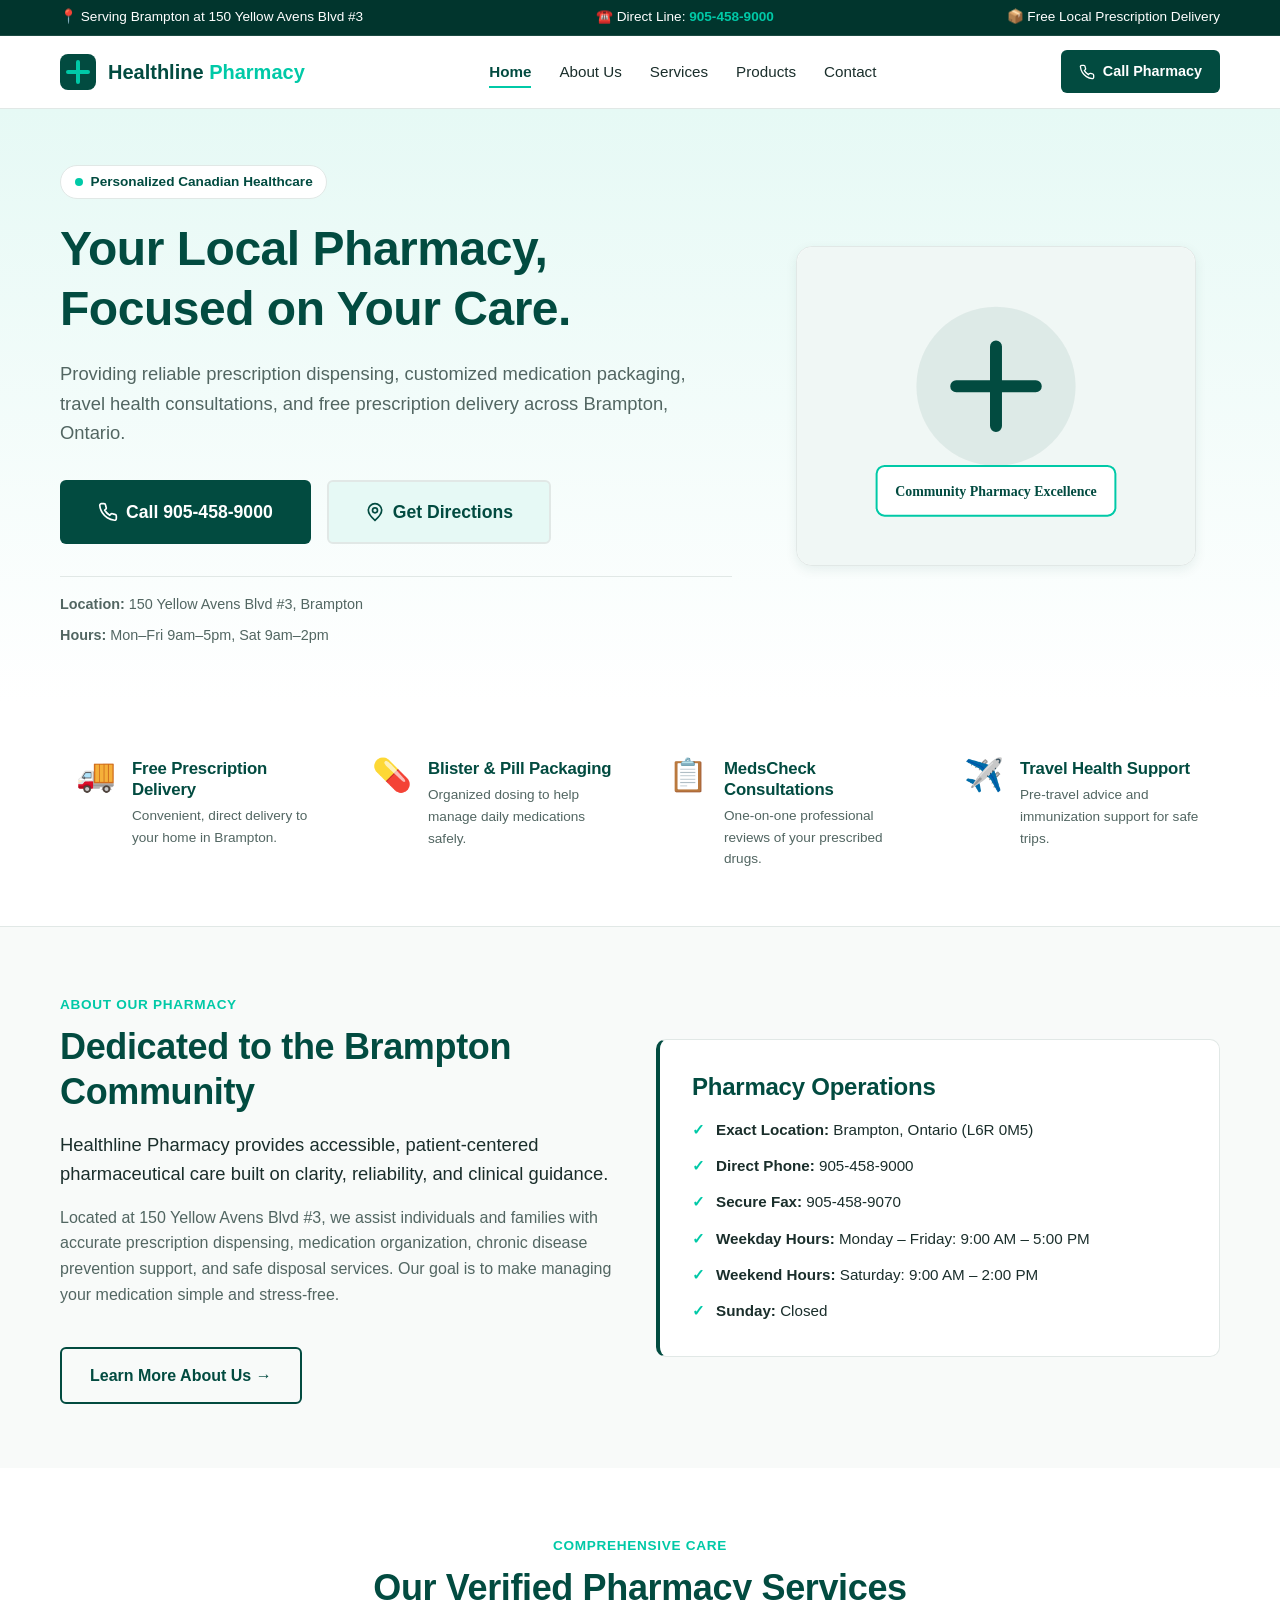
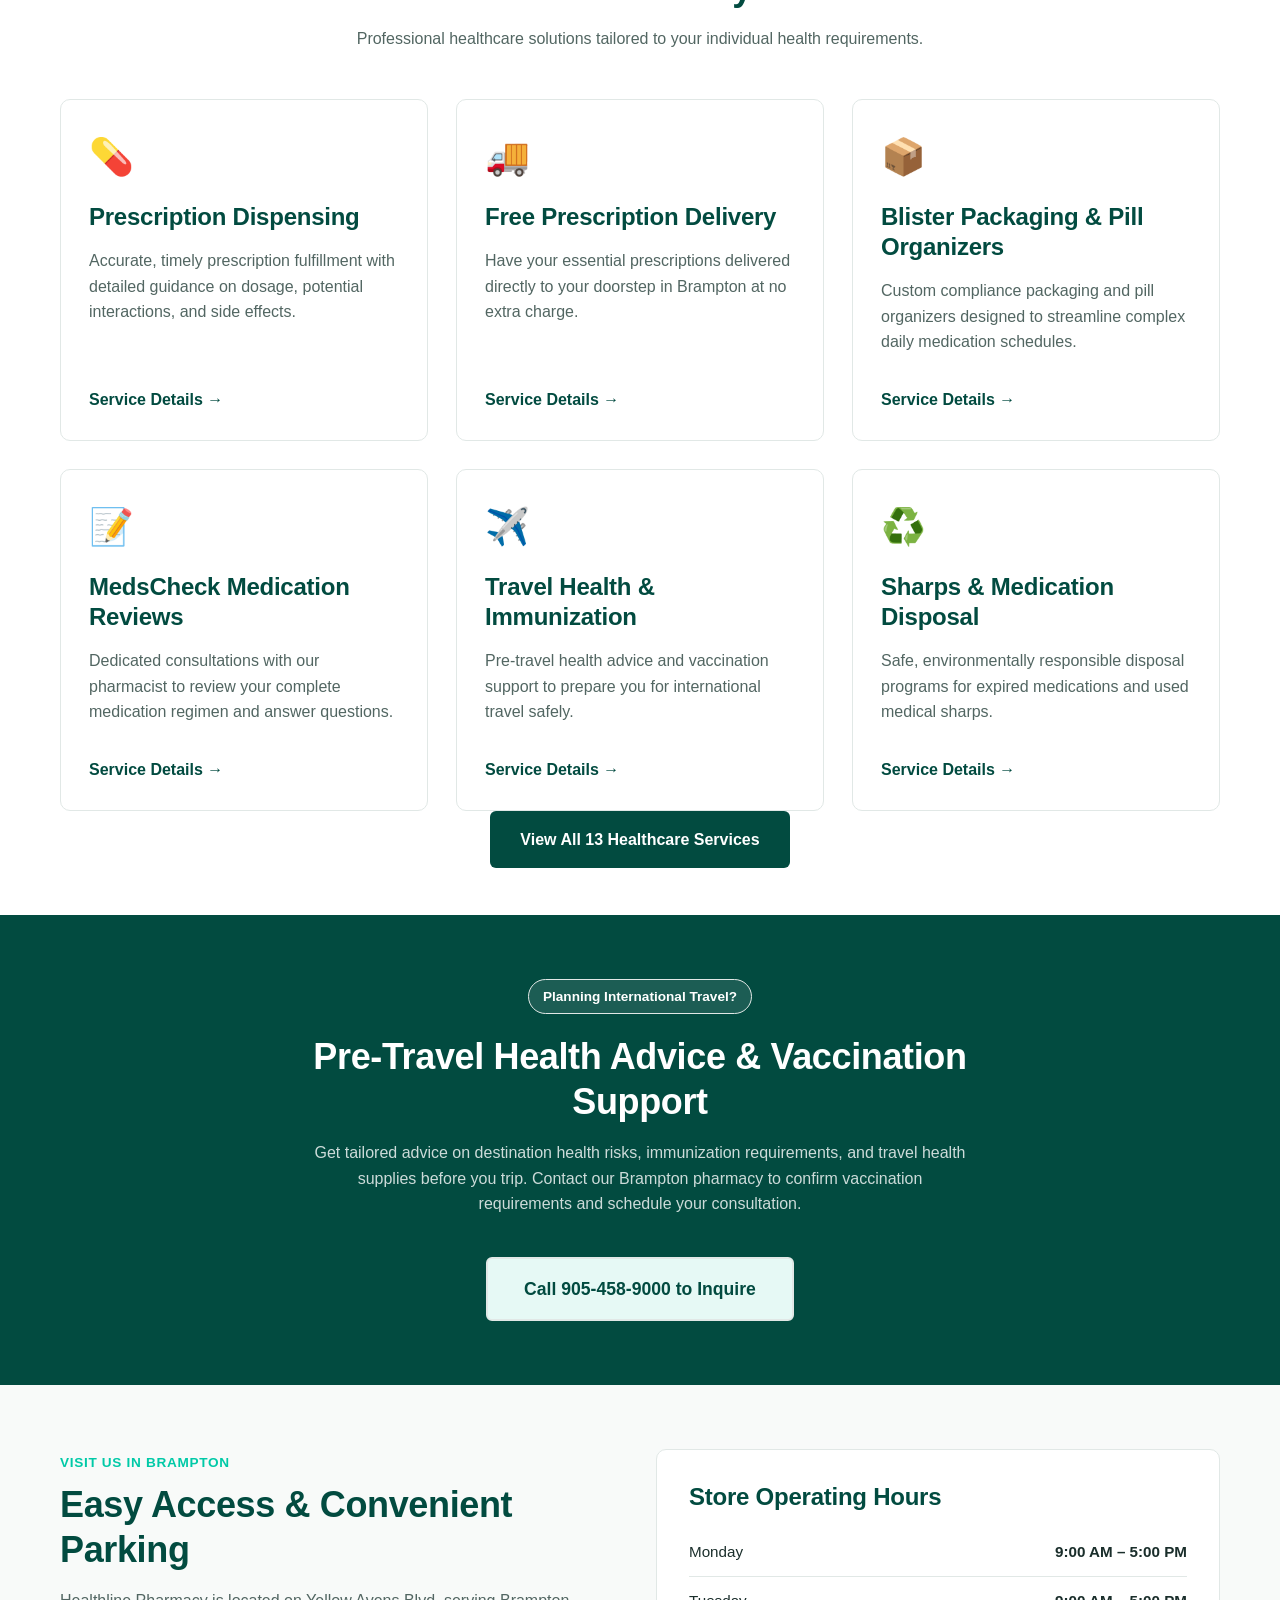
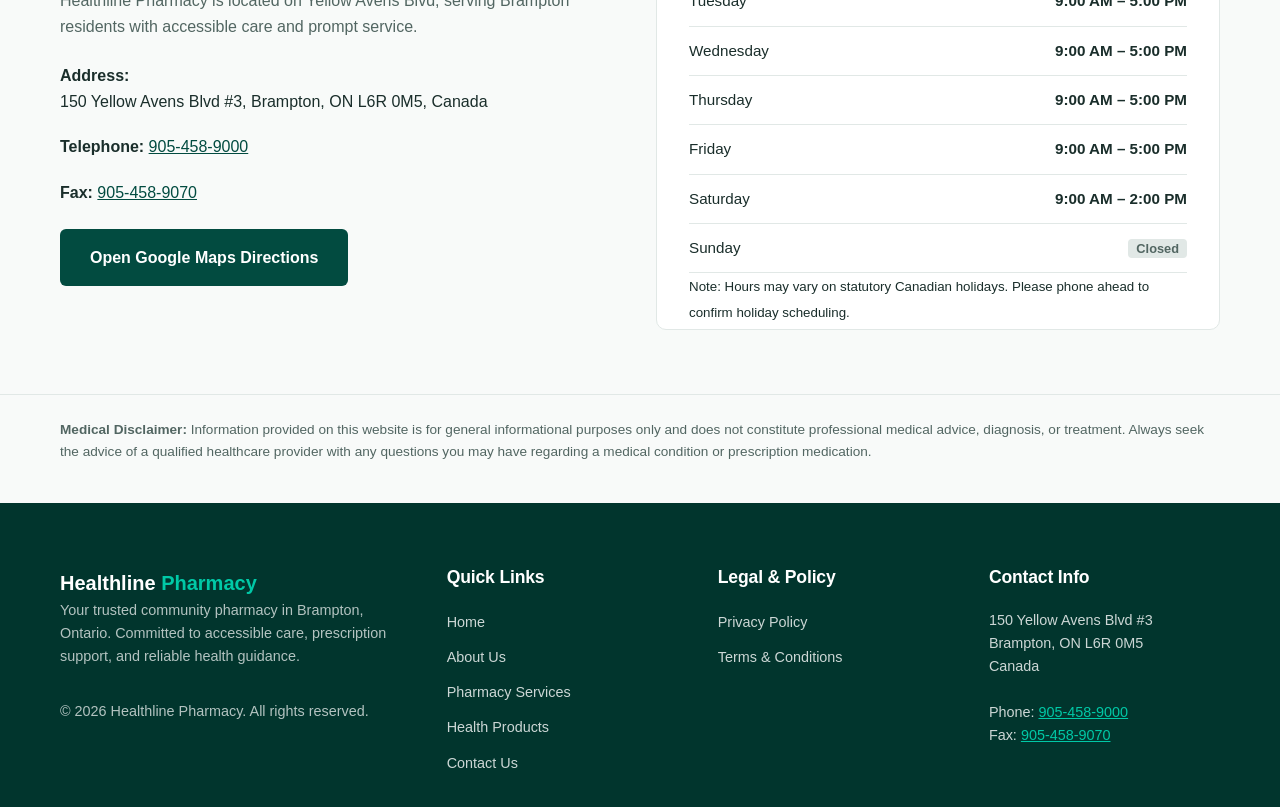
<file: index.html>
<!DOCTYPE html>
<html lang="en-CA">
<head>
  <meta charset="UTF-8">
  <meta name="viewport" content="width=device-width, initial-scale=1.0">
  <title>Healthline Pharmacy | Trusted Pharmacy & Free Delivery in Brampton, ON</title>
  <meta name="description" content="Healthline Pharmacy in Brampton, ON offers prescription dispensing, free local delivery, blister packaging, MedsCheck, and travel health consultations. Call 905-458-9000.">
  <meta name="robots" content="index, follow">
  <link rel="canonical" href="https://www.healthlinepharmacy.ca/">

  <!-- Open Graph -->
  <meta property="og:type" content="website">
  <meta property="og:title" content="Healthline Pharmacy | Brampton Community Pharmacy">
  <meta property="og:description" content="Dedicated community pharmacy in Brampton, Ontario. Offering free prescription delivery, blister packaging, MedsCheck reviews, and travel health support.">
  <meta property="og:url" content="https://www.healthlinepharmacy.ca/">
  <meta property="og:site_name" content="Healthline Pharmacy">

  <!-- Twitter Card -->
  <meta name="twitter:card" content="summary_large_image">
  <meta name="twitter:title" content="Healthline Pharmacy | Brampton, ON">
  <meta name="twitter:description" content="Personalized pharmacy services, free prescription delivery, and travel health consultations in Brampton, Ontario.">

  <!-- Stylesheet -->
  <link rel="stylesheet" href="style.css">

  <!-- Structured Data (JSON-LD) -->
  <script type="application/ld+json">
  {
    "@context": "https://schema.org",
    "@type": "Pharmacy",
    "name": "Healthline Pharmacy",
    "image": "https://www.healthlinepharmacy.ca/og-image.jpg",
    "telephone": "+1-905-458-9000",
    "faxNumber": "+1-905-458-9070",
    "address": {
      "@type": "PostalAddress",
      "streetAddress": "150 Yellow Avens Blvd #3",
      "addressLocality": "Brampton",
      "addressRegion": "ON",
      "postalCode": "L6R 0M5",
      "addressCountry": "CA"
    },
    "openingHoursSpecification": [
      {
        "@type": "OpeningHoursSpecification",
        "dayOfWeek": ["Monday", "Tuesday", "Wednesday", "Thursday", "Friday"],
        "opens": "09:00",
        "closes": "17:00"
      },
      {
        "@type": "OpeningHoursSpecification",
        "dayOfWeek": "Saturday",
        "opens": "09:00",
        "closes": "14:00"
      }
    ],
    "priceRange": "$$",
    "url": "https://www.healthlinepharmacy.ca/"
  }
  </script>
</head>
<body>

  <a href="#main-content" class="skip-link">Skip to main content</a>

  <!-- Top Emergency & Info Announcement Bar -->
  <div class="announcement-bar">
    <div class="container announcement-content">
      <span>📍 Serving Brampton at 150 Yellow Avens Blvd #3</span>
      <span>☎️ Direct Line: <a href="tel:+19054589000">905-458-9000</a></span>
      <span>📦 Free Local Prescription Delivery</span>
    </div>
  </div>

  <!-- Header -->
  <header class="site-header" id="site-header">
    <div class="container header-inner">
      <a href="index.html" class="brand-logo" aria-label="Healthline Pharmacy Home">
        <svg width="36" height="36" viewBox="0 0 36 36" fill="none" aria-hidden="true">
          <rect width="36" height="36" rx="8" fill="#024B40"/>
          <path d="M18 8V28M8 18H28" stroke="#00C9A7" stroke-width="4" stroke-linecap="round"/>
        </svg>
        <span class="brand-text">Healthline <span>Pharmacy</span></span>
      </a>

      <nav class="desktop-nav" aria-label="Primary Navigation">
        <ul class="nav-list">
          <li><a href="index.html" class="nav-link">Home</a></li>
          <li><a href="about.html" class="nav-link">About Us</a></li>
          <li><a href="services.html" class="nav-link">Services</a></li>
          <li><a href="products.html" class="nav-link">Products</a></li>
          <li><a href="contact.html" class="nav-link">Contact</a></li>
        </ul>
      </nav>

      <div class="header-cta-group">
        <a href="tel:+19054589000" class="btn btn-primary btn-sm">
          <svg width="16" height="16" viewBox="0 0 24 24" fill="none" stroke="currentColor" stroke-width="2" aria-hidden="true"><path d="M22 16.92v3a2 2 0 0 1-2.18 2 19.79 19.79 0 0 1-8.63-3.07 19.5 19.5 0 0 1-6-6 19.79 19.79 0 0 1-3.07-8.67A2 2 0 0 1 4.11 2h3a2 2 0 0 1 2 1.72 12.84 12.84 0 0 0 .7 2.81 2 2 0 0 1-.45 2.11L8.09 9.91a16 16 0 0 0 6 6l1.27-1.27a2 2 0 0 1 2.11-.45 12.84 12.84 0 0 0 2.81.7A2 2 0 0 1 22 16.92z"/></svg>
          Call Pharmacy
        </a>
        <button class="mobile-toggle" id="mobile-toggle" aria-expanded="false" aria-controls="mobile-menu" aria-label="Toggle Navigation Menu">
          <span class="hamburger-box">
            <span class="hamburger-inner"></span>
          </span>
        </button>
      </div>
    </div>
  </header>

  <!-- Mobile Overlay Backdrop -->
  <div class="mobile-overlay" id="mobile-overlay" aria-hidden="true"></div>

  <!-- Mobile Menu Drawer -->
  <div class="mobile-menu" id="mobile-menu" aria-hidden="true">
    <div class="mobile-menu-header">
      <span class="brand-text">Healthline <span>Pharmacy</span></span>
      <button class="mobile-close" id="mobile-close" aria-label="Close Navigation Menu">&times;</button>
    </div>
    <nav aria-label="Mobile Navigation">
      <ul class="mobile-nav-list">
        <li><a href="index.html" class="mobile-nav-link">Home</a></li>
        <li><a href="about.html" class="mobile-nav-link">About Us</a></li>
        <li><a href="services.html" class="mobile-nav-link">Services</a></li>
        <li><a href="products.html" class="mobile-nav-link">Products</a></li>
        <li><a href="contact.html" class="mobile-nav-link">Contact</a></li>
      </ul>
    </nav>
    <div class="mobile-menu-footer">
      <a href="tel:+19054589000" class="btn btn-primary btn-block">Call 905-458-9000</a>
      <p class="mobile-hours-text">Mon–Fri: 9am–5pm | Sat: 9am–2pm</p>
    </div>
  </div>

  <main id="main-content">
    <!-- Hero Section -->
    <section class="hero-section">
      <div class="container hero-grid">
        <div class="hero-content">
          <div class="badge-pill">
            <span class="badge-dot"></span> Personalized Canadian Healthcare
          </div>
          <h1 class="hero-title">Your Local Pharmacy, Focused on Your Care.</h1>
          <p class="hero-subtitle">
            Providing reliable prescription dispensing, customized medication packaging, travel health consultations, and free prescription delivery across Brampton, Ontario.
          </p>
          <div class="hero-actions">
            <a href="tel:+19054589000" class="btn btn-primary btn-lg">
              <svg width="20" height="20" viewBox="0 0 24 24" fill="none" stroke="currentColor" stroke-width="2" aria-hidden="true"><path d="M22 16.92v3a2 2 0 0 1-2.18 2 19.79 19.79 0 0 1-8.63-3.07 19.5 19.5 0 0 1-6-6 19.79 19.79 0 0 1-3.07-8.67A2 2 0 0 1 4.11 2h3a2 2 0 0 1 2 1.72 12.84 12.84 0 0 0 .7 2.81 2 2 0 0 1-.45 2.11L8.09 9.91a16 16 0 0 0 6 6l1.27-1.27a2 2 0 0 1 2.11-.45 12.84 12.84 0 0 0 2.81.7A2 2 0 0 1 22 16.92z"/></svg>
              Call 905-458-9000
            </a>
            <a href="https://maps.google.com/?q=150+Yellow+Avens+Blvd+%233,+Brampton,+ON+L6R+0M5,+Canada" target="_blank" rel="noopener noreferrer" class="btn btn-secondary btn-lg">
              <svg width="20" height="20" viewBox="0 0 24 24" fill="none" stroke="currentColor" stroke-width="2" aria-hidden="true"><path d="M12 2a8 8 0 0 0-8 8c0 5.25 8 12 8 12s8-6.75 8-12a8 8 0 0 0-8-8z"/><circle cx="12" cy="10" r="3"/></svg>
              Get Directions
            </a>
          </div>
          <div class="hero-quick-info">
            <div class="info-item">
              <strong>Location:</strong> 150 Yellow Avens Blvd #3, Brampton
            </div>
            <div class="info-item">
              <strong>Hours:</strong> Mon–Fri 9am–5pm, Sat 9am–2pm
            </div>
          </div>
        </div>
        <div class="hero-visual">
          <div class="hero-card-graphic">
            <svg class="hero-svg-illustration" viewBox="0 0 400 320" fill="none" xmlns="http://www.w3.org/2000/svg" role="img" aria-label="Healthcare Illustration">
              <rect width="400" height="320" rx="16" fill="#F0F7F5"/>
              <circle cx="200" cy="140" r="80" fill="#024B40" opacity="0.08"/>
              <path d="M160 140H240M200 100V180" stroke="#024B40" stroke-width="12" stroke-linecap="round"/>
              <rect x="80" y="220" width="240" height="50" rx="8" fill="#FFFFFF" stroke="#00C9A7" stroke-width="2"/>
              <text x="200" y="250" font-family="-apple-system, BlinkMacSystemFont, 'Segoe UI', Roboto" font-size="14" font-weight="600" fill="#024B40" text-anchor="middle">Community Pharmacy Excellence</text>
            </svg>
          </div>
        </div>
      </div>
    </section>

    <!-- Trust / Value Bar -->
    <section class="trust-bar-section">
      <div class="container trust-grid">
        <div class="trust-card">
          <div class="trust-icon">🚚</div>
          <div class="trust-text">
            <h3>Free Prescription Delivery</h3>
            <p>Convenient, direct delivery to your home in Brampton.</p>
          </div>
        </div>
        <div class="trust-card">
          <div class="trust-icon">💊</div>
          <div class="trust-text">
            <h3>Blister & Pill Packaging</h3>
            <p>Organized dosing to help manage daily medications safely.</p>
          </div>
        </div>
        <div class="trust-card">
          <div class="trust-icon">📋</div>
          <div class="trust-text">
            <h3>MedsCheck Consultations</h3>
            <p>One-on-one professional reviews of your prescribed drugs.</p>
          </div>
        </div>
        <div class="trust-card">
          <div class="trust-icon">✈️</div>
          <div class="trust-text">
            <h3>Travel Health Support</h3>
            <p>Pre-travel advice and immunization support for safe trips.</p>
          </div>
        </div>
      </div>
    </section>

    <!-- About Preview -->
    <section class="section bg-light">
      <div class="container">
        <div class="grid grid-2 align-center">
          <div>
            <span class="section-tag">About Our Pharmacy</span>
            <h2>Dedicated to the Brampton Community</h2>
            <p class="lead-text">Healthline Pharmacy provides accessible, patient-centered pharmaceutical care built on clarity, reliability, and clinical guidance.</p>
            <p>Located at 150 Yellow Avens Blvd #3, we assist individuals and families with accurate prescription dispensing, medication organization, chronic disease prevention support, and safe disposal services. Our goal is to make managing your medication simple and stress-free.</p>
            <div class="spacer-sm"></div>
            <a href="about.html" class="btn btn-outline">Learn More About Us &rarr;</a>
          </div>
          <div class="card card-accent-border">
            <h3>Pharmacy Operations</h3>
            <ul class="feature-list">
              <li><strong>Exact Location:</strong> Brampton, Ontario (L6R 0M5)</li>
              <li><strong>Direct Phone:</strong> 905-458-9000</li>
              <li><strong>Secure Fax:</strong> 905-458-9070</li>
              <li><strong>Weekday Hours:</strong> Monday – Friday: 9:00 AM – 5:00 PM</li>
              <li><strong>Weekend Hours:</strong> Saturday: 9:00 AM – 2:00 PM</li>
              <li><strong>Sunday:</strong> Closed</li>
            </ul>
          </div>
        </div>
      </div>
    </section>

    <!-- Featured Services Section -->
    <section class="section">
      <div class="container">
        <div class="section-header text-center">
          <span class="section-tag">Comprehensive Care</span>
          <h2>Our Verified Pharmacy Services</h2>
          <p class="section-desc">Professional healthcare solutions tailored to your individual health requirements.</p>
        </div>

        <div class="services-grid">
          <div class="service-card">
            <div class="service-card-icon">💊</div>
            <h3>Prescription Dispensing</h3>
            <p>Accurate, timely prescription fulfillment with detailed guidance on dosage, potential interactions, and side effects.</p>
            <a href="services.html#prescription-dispensing" class="card-link">Service Details &rarr;</a>
          </div>

          <div class="service-card">
            <div class="service-card-icon">🚚</div>
            <h3>Free Prescription Delivery</h3>
            <p>Have your essential prescriptions delivered directly to your doorstep in Brampton at no extra charge.</p>
            <a href="services.html#free-delivery" class="card-link">Service Details &rarr;</a>
          </div>

          <div class="service-card">
            <div class="service-card-icon">📦</div>
            <h3>Blister Packaging & Pill Organizers</h3>
            <p>Custom compliance packaging and pill organizers designed to streamline complex daily medication schedules.</p>
            <a href="services.html#blister-packaging" class="card-link">Service Details &rarr;</a>
          </div>

          <div class="service-card">
            <div class="service-card-icon">📝</div>
            <h3>MedsCheck Medication Reviews</h3>
            <p>Dedicated consultations with our pharmacist to review your complete medication regimen and answer questions.</p>
            <a href="services.html#medscheck" class="card-link">Service Details &rarr;</a>
          </div>

          <div class="service-card">
            <div class="service-card-icon">✈️</div>
            <h3>Travel Health & Immunization</h3>
            <p>Pre-travel health advice and vaccination support to prepare you for international travel safely.</p>
            <a href="services.html#travel-health" class="card-link">Service Details &rarr;</a>
          </div>

          <div class="service-card">
            <div class="service-card-icon">♻️</div>
            <h3>Sharps & Medication Disposal</h3>
            <p>Safe, environmentally responsible disposal programs for expired medications and used medical sharps.</p>
            <a href="services.html#safe-disposal" class="card-link">Service Details &rarr;</a>
          </div>
        </div>

        <div class="text-center spacer-md">
          <a href="services.html" class="btn btn-primary">View All 13 Healthcare Services</a>
        </div>
      </div>
    </section>

    <!-- Travel Health Banner -->
    <section class="section bg-primary text-white">
      <div class="container text-center max-width-700">
        <span class="badge-pill bg-white-10 text-white">Planning International Travel?</span>
        <h2 class="text-white">Pre-Travel Health Advice & Vaccination Support</h2>
        <p class="text-white-80">Get tailored advice on destination health risks, immunization requirements, and travel health supplies before you trip. Contact our Brampton pharmacy to confirm vaccination requirements and schedule your consultation.</p>
        <div class="spacer-sm"></div>
        <a href="tel:+19054589000" class="btn btn-secondary btn-lg">Call 905-458-9000 to Inquire</a>
      </div>
    </section>

    <!-- Location & Contact Section -->
    <section class="section bg-light">
      <div class="container">
        <div class="grid grid-2">
          <div>
            <span class="section-tag">Visit Us In Brampton</span>
            <h2>Easy Access & Convenient Parking</h2>
            <p>Healthline Pharmacy is located on Yellow Avens Blvd, serving Brampton residents with accessible care and prompt service.</p>
            
            <div class="contact-info-block">
              <div class="info-line">
                <strong>Address:</strong><br>
                150 Yellow Avens Blvd #3, Brampton, ON L6R 0M5, Canada
              </div>
              <div class="info-line">
                <strong>Telephone:</strong> <a href="tel:+19054589000">905-458-9000</a>
              </div>
              <div class="info-line">
                <strong>Fax:</strong> <a href="tel:+19054589070">905-458-9070</a>
              </div>
            </div>

            <div class="spacer-sm"></div>
            <a href="https://maps.google.com/?q=150+Yellow+Avens+Blvd+%233,+Brampton,+ON+L6R+0M5,+Canada" target="_blank" rel="noopener noreferrer" class="btn btn-primary">
              Open Google Maps Directions
            </a>
          </div>

          <div class="card">
            <h3>Store Operating Hours</h3>
            <table class="hours-table">
              <tr><td>Monday</td><td>9:00 AM – 5:00 PM</td></tr>
              <tr><td>Tuesday</td><td>9:00 AM – 5:00 PM</td></tr>
              <tr><td>Wednesday</td><td>9:00 AM – 5:00 PM</td></tr>
              <tr><td>Thursday</td><td>9:00 AM – 5:00 PM</td></tr>
              <tr><td>Friday</td><td>9:00 AM – 5:00 PM</td></tr>
              <tr><td>Saturday</td><td>9:00 AM – 2:00 PM</td></tr>
              <tr><td>Sunday</td><td><span class="badge-closed">Closed</span></td></tr>
            </table>
            <div class="disclaimer-box spacer-sm">
              <small>Note: Hours may vary on statutory Canadian holidays. Please phone ahead to confirm holiday scheduling.</small>
            </div>
          </div>
        </div>
      </div>
    </section>

    <!-- Medical Disclaimer -->
    <section class="disclaimer-section">
      <div class="container">
        <p><strong>Medical Disclaimer:</strong> Information provided on this website is for general informational purposes only and does not constitute professional medical advice, diagnosis, or treatment. Always seek the advice of a qualified healthcare provider with any questions you may have regarding a medical condition or prescription medication.</p>
      </div>
    </section>
  </main>

  <!-- Footer -->
  <footer class="site-footer">
    <div class="container footer-grid">
      <div class="footer-col brand-col">
        <span class="brand-text text-white">Healthline <span>Pharmacy</span></span>
        <p>Your trusted community pharmacy in Brampton, Ontario. Committed to accessible care, prescription support, and reliable health guidance.</p>
        <p class="copyright-text">&copy; <span id="current-year"></span> Healthline Pharmacy. All rights reserved.</p>
      </div>

      <div class="footer-col">
        <h4>Quick Links</h4>
        <ul class="footer-links">
          <li><a href="index.html">Home</a></li>
          <li><a href="about.html">About Us</a></li>
          <li><a href="services.html">Pharmacy Services</a></li>
          <li><a href="products.html">Health Products</a></li>
          <li><a href="contact.html">Contact Us</a></li>
        </ul>
      </div>

      <div class="footer-col">
        <h4>Legal & Policy</h4>
        <ul class="footer-links">
          <li><a href="privacy-policy.html">Privacy Policy</a></li>
          <li><a href="terms-and-conditions.html">Terms & Conditions</a></li>
        </ul>
      </div>

      <div class="footer-col">
        <h4>Contact Info</h4>
        <address class="footer-address">
          150 Yellow Avens Blvd #3<br>
          Brampton, ON L6R 0M5<br>
          Canada<br><br>
          Phone: <a href="tel:+19054589000">905-458-9000</a><br>
          Fax: <a href="tel:+19054589070">905-458-9070</a>
        </address>
      </div>
    </div>
  </footer>

  <script src="main.js" defer></script>
  <script src="animations.js" defer></script>
</body>
</html>
</file>
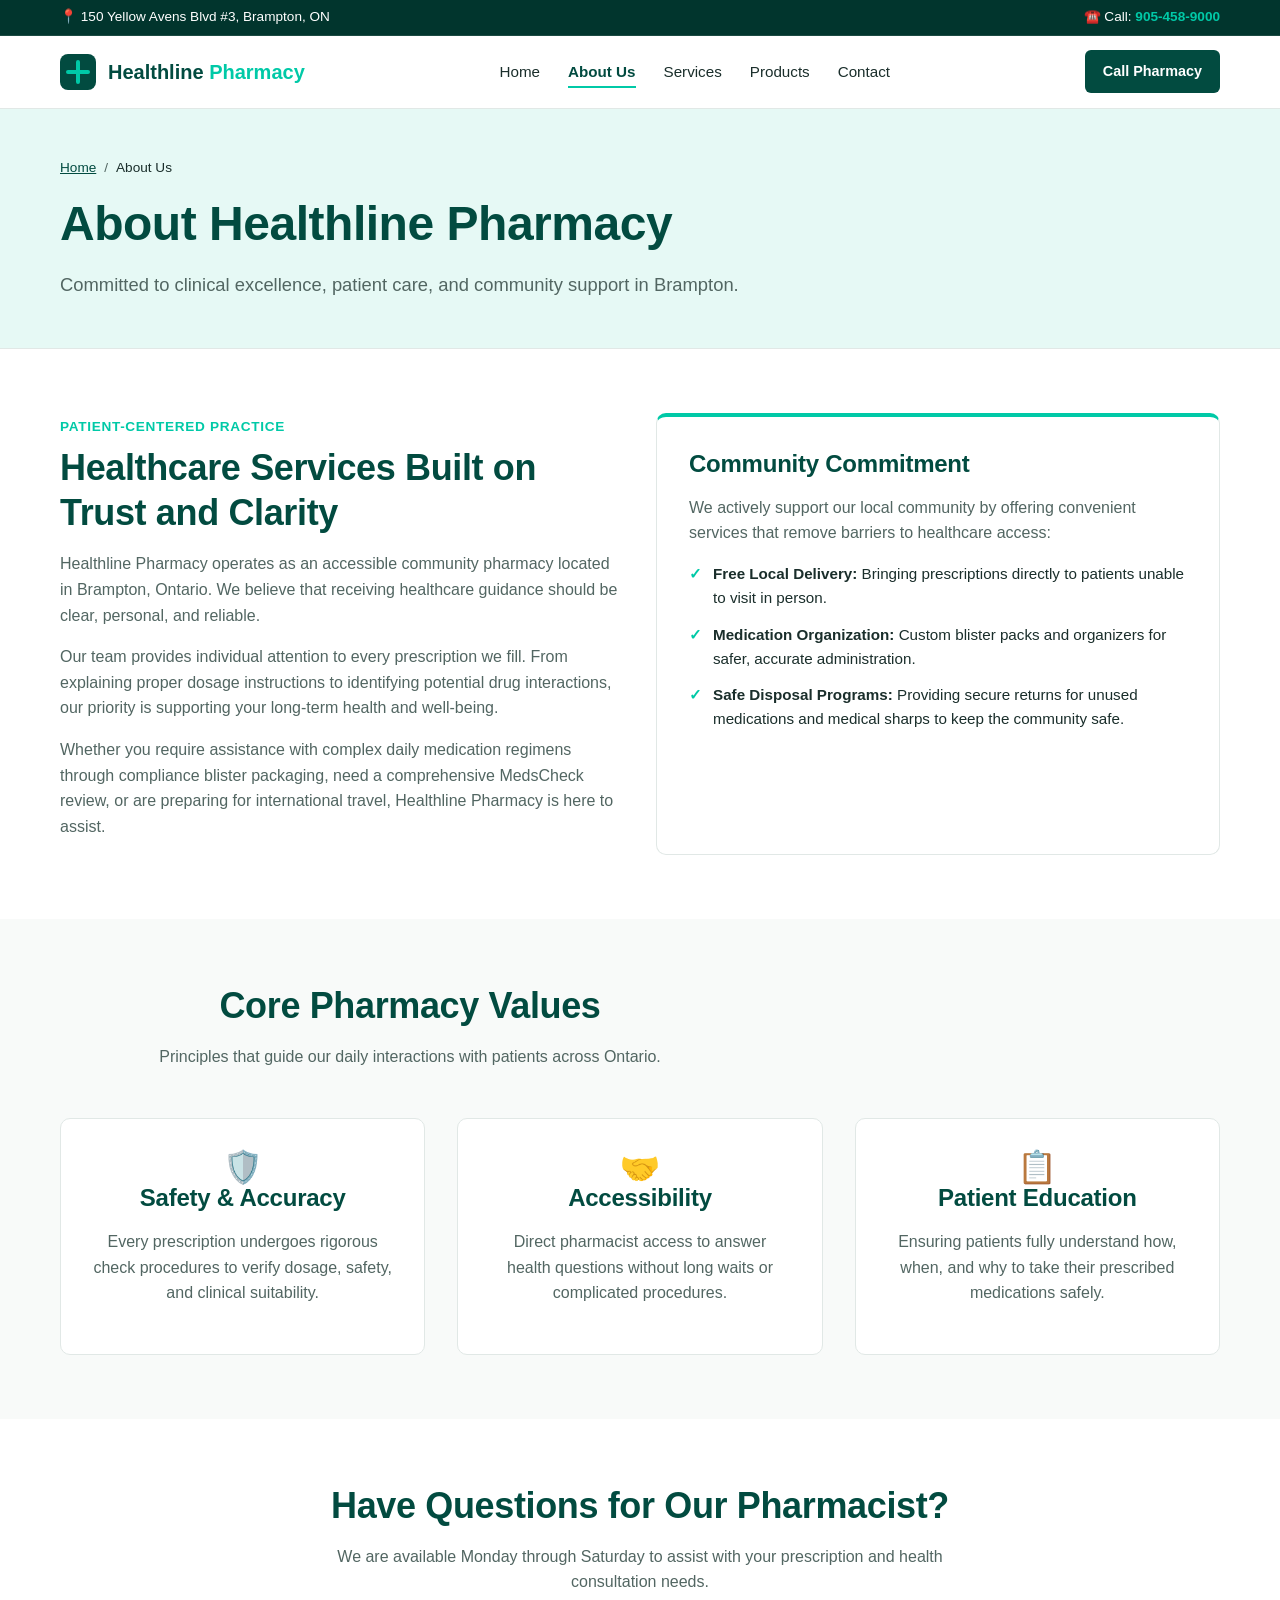
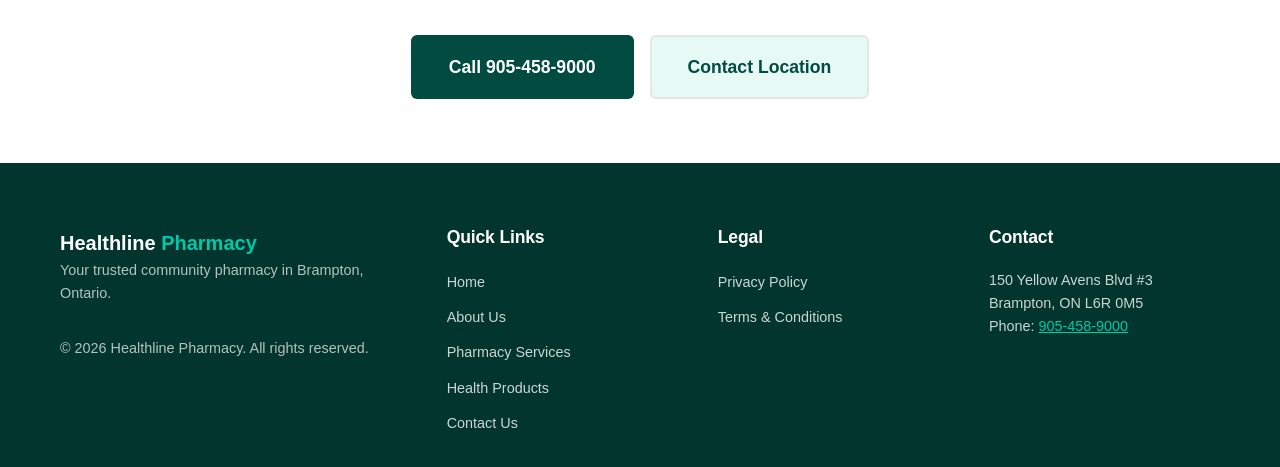
<file: about.html>
<!DOCTYPE html>
<html lang="en-CA">
<head>
  <meta charset="UTF-8">
  <meta name="viewport" content="width=device-width, initial-scale=1.0">
  <title>About Us | Healthline Pharmacy Brampton</title>
  <meta name="description" content="Learn about Healthline Pharmacy in Brampton, Ontario. Providing patient-focused prescription care, medication reviews, and health supplies.">
  <meta name="robots" content="index, follow">
  <link rel="canonical" href="https://www.healthlinepharmacy.ca/about.html">

  <meta property="og:type" content="article">
  <meta property="og:title" content="About Healthline Pharmacy | Brampton, ON">
  <meta property="og:description" content="Dedicated community pharmacy care in Brampton. Learn about our services and commitment to healthcare guidance.">
  <meta property="og:url" content="https://www.healthlinepharmacy.ca/about.html">

  <link rel="stylesheet" href="style.css">

  <script type="application/ld+json">
  {
    "@context": "https://schema.org",
    "@type": "BreadcrumbList",
    "itemListElement": [
      {
        "@type": "ListItem",
        "position": 1,
        "name": "Home",
        "item": "https://www.healthlinepharmacy.ca/"
      },
      {
        "@type": "ListItem",
        "position": 2,
        "name": "About Us",
        "item": "https://www.healthlinepharmacy.ca/about.html"
      }
    ]
  }
  </script>
</head>
<body>

  <a href="#main-content" class="skip-link">Skip to main content</a>

  <div class="announcement-bar">
    <div class="container announcement-content">
      <span>📍 150 Yellow Avens Blvd #3, Brampton, ON</span>
      <span>☎️ Call: <a href="tel:+19054589000">905-458-9000</a></span>
    </div>
  </div>

  <header class="site-header" id="site-header">
    <div class="container header-inner">
      <a href="index.html" class="brand-logo" aria-label="Healthline Pharmacy Home">
        <svg width="36" height="36" viewBox="0 0 36 36" fill="none" aria-hidden="true">
          <rect width="36" height="36" rx="8" fill="#024B40"/>
          <path d="M18 8V28M8 18H28" stroke="#00C9A7" stroke-width="4" stroke-linecap="round"/>
        </svg>
        <span class="brand-text">Healthline <span>Pharmacy</span></span>
      </a>

      <nav class="desktop-nav" aria-label="Primary Navigation">
        <ul class="nav-list">
          <li><a href="index.html" class="nav-link">Home</a></li>
          <li><a href="about.html" class="nav-link">About Us</a></li>
          <li><a href="services.html" class="nav-link">Services</a></li>
          <li><a href="products.html" class="nav-link">Products</a></li>
          <li><a href="contact.html" class="nav-link">Contact</a></li>
        </ul>
      </nav>

      <div class="header-cta-group">
        <a href="tel:+19054589000" class="btn btn-primary btn-sm">Call Pharmacy</a>
        <button class="mobile-toggle" id="mobile-toggle" aria-expanded="false" aria-controls="mobile-menu" aria-label="Toggle Navigation Menu">
          <span class="hamburger-box"><span class="hamburger-inner"></span></span>
        </button>
      </div>
    </div>
  </header>

  <div class="mobile-overlay" id="mobile-overlay" aria-hidden="true"></div>

  <div class="mobile-menu" id="mobile-menu" aria-hidden="true">
    <div class="mobile-menu-header">
      <span class="brand-text">Healthline <span>Pharmacy</span></span>
      <button class="mobile-close" id="mobile-close" aria-label="Close Navigation Menu">&times;</button>
    </div>
    <nav aria-label="Mobile Navigation">
      <ul class="mobile-nav-list">
        <li><a href="index.html" class="mobile-nav-link">Home</a></li>
        <li><a href="about.html" class="mobile-nav-link">About Us</a></li>
        <li><a href="services.html" class="mobile-nav-link">Services</a></li>
        <li><a href="products.html" class="mobile-nav-link">Products</a></li>
        <li><a href="contact.html" class="mobile-nav-link">Contact</a></li>
      </ul>
    </nav>
    <div class="mobile-menu-footer">
      <a href="tel:+19054589000" class="btn btn-primary btn-block">Call 905-458-9000</a>
    </div>
  </div>

  <main id="main-content">
    <section class="page-header">
      <div class="container">
        <nav class="breadcrumb-nav" aria-label="Breadcrumb">
          <ol class="breadcrumb-list">
            <li><a href="index.html">Home</a></li>
            <li aria-current="page">About Us</li>
          </ol>
        </nav>
        <h1>About Healthline Pharmacy</h1>
        <p class="page-subtitle">Committed to clinical excellence, patient care, and community support in Brampton.</p>
      </div>
    </section>

    <section class="section">
      <div class="container">
        <div class="grid grid-2">
          <div>
            <span class="section-tag">Patient-Centered Practice</span>
            <h2>Healthcare Services Built on Trust and Clarity</h2>
            <p>Healthline Pharmacy operates as an accessible community pharmacy located in Brampton, Ontario. We believe that receiving healthcare guidance should be clear, personal, and reliable.</p>
            <p>Our team provides individual attention to every prescription we fill. From explaining proper dosage instructions to identifying potential drug interactions, our priority is supporting your long-term health and well-being.</p>
            <p>Whether you require assistance with complex daily medication regimens through compliance blister packaging, need a comprehensive MedsCheck review, or are preparing for international travel, Healthline Pharmacy is here to assist.</p>
          </div>

          <div class="card card-accent-top">
            <h3>Community Commitment</h3>
            <p>We actively support our local community by offering convenient services that remove barriers to healthcare access:</p>
            <ul class="feature-list">
              <li><strong>Free Local Delivery:</strong> Bringing prescriptions directly to patients unable to visit in person.</li>
              <li><strong>Medication Organization:</strong> Custom blister packs and organizers for safer, accurate administration.</li>
              <li><strong>Safe Disposal Programs:</strong> Providing secure returns for unused medications and medical sharps to keep the community safe.</li>
            </ul>
          </div>
        </div>
      </div>
    </section>

    <section class="section bg-light">
      <div class="container">
        <div class="section-header text-center max-width-700">
          <h2>Core Pharmacy Values</h2>
          <p>Principles that guide our daily interactions with patients across Ontario.</p>
        </div>

        <div class="grid grid-3">
          <div class="card text-center">
            <div class="trust-icon">🛡️</div>
            <h3>Safety & Accuracy</h3>
            <p>Every prescription undergoes rigorous check procedures to verify dosage, safety, and clinical suitability.</p>
          </div>

          <div class="card text-center">
            <div class="trust-icon">🤝</div>
            <h3>Accessibility</h3>
            <p>Direct pharmacist access to answer health questions without long waits or complicated procedures.</p>
          </div>

          <div class="card text-center">
            <div class="trust-icon">📋</div>
            <h3>Patient Education</h3>
            <p>Ensuring patients fully understand how, when, and why to take their prescribed medications safely.</p>
          </div>
        </div>
      </div>
    </section>

    <section class="section text-center">
      <div class="container max-width-700">
        <h2>Have Questions for Our Pharmacist?</h2>
        <p>We are available Monday through Saturday to assist with your prescription and health consultation needs.</p>
        <div class="spacer-sm"></div>
        <div class="btn-group justify-center">
          <a href="tel:+19054589000" class="btn btn-primary btn-lg">Call 905-458-9000</a>
          <a href="contact.html" class="btn btn-secondary btn-lg">Contact Location</a>
        </div>
      </div>
    </section>
  </main>

  <footer class="site-footer">
    <div class="container footer-grid">
      <div class="footer-col brand-col">
        <span class="brand-text text-white">Healthline <span>Pharmacy</span></span>
        <p>Your trusted community pharmacy in Brampton, Ontario.</p>
        <p class="copyright-text">&copy; <span id="current-year"></span> Healthline Pharmacy. All rights reserved.</p>
      </div>

      <div class="footer-col">
        <h4>Quick Links</h4>
        <ul class="footer-links">
          <li><a href="index.html">Home</a></li>
          <li><a href="about.html">About Us</a></li>
          <li><a href="services.html">Pharmacy Services</a></li>
          <li><a href="products.html">Health Products</a></li>
          <li><a href="contact.html">Contact Us</a></li>
        </ul>
      </div>

      <div class="footer-col">
        <h4>Legal</h4>
        <ul class="footer-links">
          <li><a href="privacy-policy.html">Privacy Policy</a></li>
          <li><a href="terms-and-conditions.html">Terms & Conditions</a></li>
        </ul>
      </div>

      <div class="footer-col">
        <h4>Contact</h4>
        <address class="footer-address">
          150 Yellow Avens Blvd #3<br>
          Brampton, ON L6R 0M5<br>
          Phone: <a href="tel:+19054589000">905-458-9000</a>
        </address>
      </div>
    </div>
  </footer>

  <script src="main.js" defer></script>
  <script src="animations.js" defer></script>
</body>
</html>
</file>
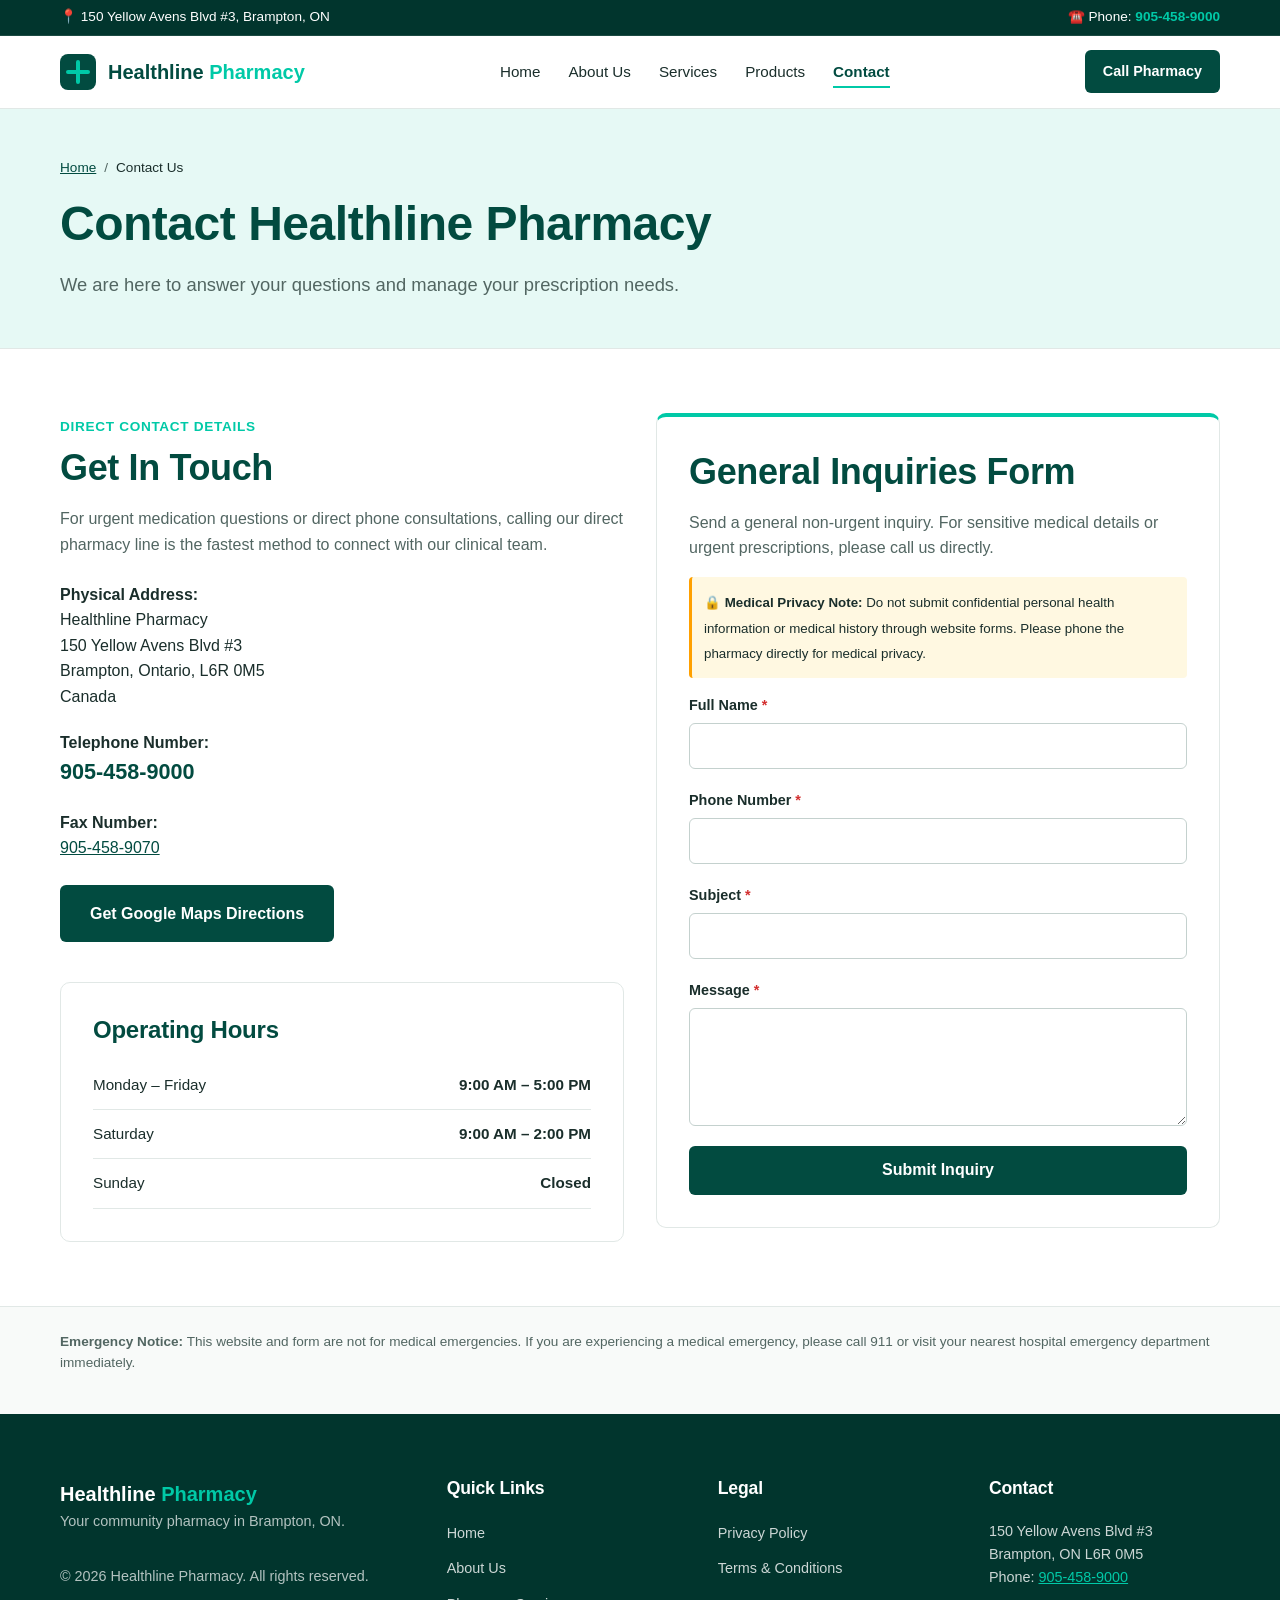
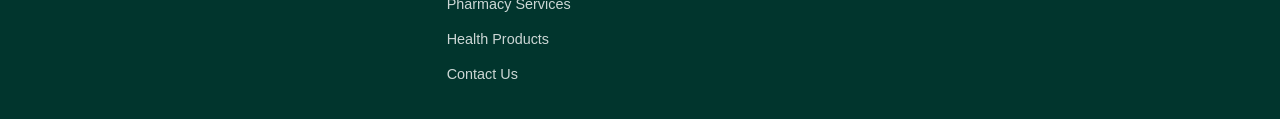
<file: contact.html>
<!DOCTYPE html>
<html lang="en-CA">
<head>
  <meta charset="UTF-8">
  <meta name="viewport" content="width=device-width, initial-scale=1.0">
  <title>Contact Us | Healthline Pharmacy Brampton</title>
  <meta name="description" content="Contact Healthline Pharmacy in Brampton, ON. Phone: 905-458-9000. Fax: 905-458-9070. Address: 150 Yellow Avens Blvd #3, Brampton, ON L6R 0M5.">
  <meta name="robots" content="index, follow">
  <link rel="canonical" href="https://www.healthlinepharmacy.ca/contact.html">

  <meta property="og:type" content="article">
  <meta property="og:title" content="Contact Healthline Pharmacy | Brampton, ON">
  <meta property="og:description" content="Get store location, phone numbers, fax details, and operating hours for Healthline Pharmacy in Brampton.">
  <meta property="og:url" content="https://www.healthlinepharmacy.ca/contact.html">

  <link rel="stylesheet" href="style.css">

  <script type="application/ld+json">
  {
    "@context": "https://schema.org",
    "@type": "BreadcrumbList",
    "itemListElement": [
      {
        "@type": "ListItem",
        "position": 1,
        "name": "Home",
        "item": "https://www.healthlinepharmacy.ca/"
      },
      {
        "@type": "ListItem",
        "position": 2,
        "name": "Contact",
        "item": "https://www.healthlinepharmacy.ca/contact.html"
      }
    ]
  }
  </script>
</head>
<body>

  <a href="#main-content" class="skip-link">Skip to main content</a>

  <div class="announcement-bar">
    <div class="container announcement-content">
      <span>📍 150 Yellow Avens Blvd #3, Brampton, ON</span>
      <span>☎️ Phone: <a href="tel:+19054589000">905-458-9000</a></span>
    </div>
  </div>

  <header class="site-header" id="site-header">
    <div class="container header-inner">
      <a href="index.html" class="brand-logo" aria-label="Healthline Pharmacy Home">
        <svg width="36" height="36" viewBox="0 0 36 36" fill="none" aria-hidden="true">
          <rect width="36" height="36" rx="8" fill="#024B40"/>
          <path d="M18 8V28M8 18H28" stroke="#00C9A7" stroke-width="4" stroke-linecap="round"/>
        </svg>
        <span class="brand-text">Healthline <span>Pharmacy</span></span>
      </a>

      <nav class="desktop-nav" aria-label="Primary Navigation">
        <ul class="nav-list">
          <li><a href="index.html" class="nav-link">Home</a></li>
          <li><a href="about.html" class="nav-link">About Us</a></li>
          <li><a href="services.html" class="nav-link">Services</a></li>
          <li><a href="products.html" class="nav-link">Products</a></li>
          <li><a href="contact.html" class="nav-link">Contact</a></li>
        </ul>
      </nav>

      <div class="header-cta-group">
        <a href="tel:+19054589000" class="btn btn-primary btn-sm">Call Pharmacy</a>
        <button class="mobile-toggle" id="mobile-toggle" aria-expanded="false" aria-controls="mobile-menu" aria-label="Toggle Navigation Menu">
          <span class="hamburger-box"><span class="hamburger-inner"></span></span>
        </button>
      </div>
    </div>
  </header>

  <div class="mobile-overlay" id="mobile-overlay" aria-hidden="true"></div>

  <div class="mobile-menu" id="mobile-menu" aria-hidden="true">
    <div class="mobile-menu-header">
      <span class="brand-text">Healthline <span>Pharmacy</span></span>
      <button class="mobile-close" id="mobile-close" aria-label="Close Navigation Menu">&times;</button>
    </div>
    <nav aria-label="Mobile Navigation">
      <ul class="mobile-nav-list">
        <li><a href="index.html" class="mobile-nav-link">Home</a></li>
        <li><a href="about.html" class="mobile-nav-link">About Us</a></li>
        <li><a href="services.html" class="mobile-nav-link">Services</a></li>
        <li><a href="products.html" class="mobile-nav-link">Products</a></li>
        <li><a href="contact.html" class="mobile-nav-link">Contact</a></li>
      </ul>
    </nav>
    <div class="mobile-menu-footer">
      <a href="tel:+19054589000" class="btn btn-primary btn-block">Call 905-458-9000</a>
    </div>
  </div>

  <main id="main-content">
    <section class="page-header">
      <div class="container">
        <nav class="breadcrumb-nav" aria-label="Breadcrumb">
          <ol class="breadcrumb-list">
            <li><a href="index.html">Home</a></li>
            <li aria-current="page">Contact Us</li>
          </ol>
        </nav>
        <h1>Contact Healthline Pharmacy</h1>
        <p class="page-subtitle">We are here to answer your questions and manage your prescription needs.</p>
      </div>
    </section>

    <section class="section">
      <div class="container">
        <div class="grid grid-2">
          
          <div>
            <span class="section-tag">Direct Contact Details</span>
            <h2>Get In Touch</h2>
            <p>For urgent medication questions or direct phone consultations, calling our direct pharmacy line is the fastest method to connect with our clinical team.</p>

            <div class="contact-info-block">
              <div class="info-line">
                <strong>Physical Address:</strong><br>
                Healthline Pharmacy<br>
                150 Yellow Avens Blvd #3<br>
                Brampton, Ontario, L6R 0M5<br>
                Canada
              </div>
              <div class="info-line">
                <strong>Telephone Number:</strong><br>
                <a href="tel:+19054589000" class="phone-link">905-458-9000</a>
              </div>
              <div class="info-line">
                <strong>Fax Number:</strong><br>
                <a href="tel:+19054589070">905-458-9070</a>
              </div>
            </div>

            <div class="spacer-sm"></div>
            <a href="https://maps.google.com/?q=150+Yellow+Avens+Blvd+%233,+Brampton,+ON+L6R+0M5,+Canada" target="_blank" rel="noopener noreferrer" class="btn btn-primary">
              Get Google Maps Directions
            </a>

            <div class="spacer-md"></div>
            <div class="card bg-light">
              <h3>Operating Hours</h3>
              <table class="hours-table">
                <tr><td>Monday – Friday</td><td>9:00 AM – 5:00 PM</td></tr>
                <tr><td>Saturday</td><td>9:00 AM – 2:00 PM</td></tr>
                <tr><td>Sunday</td><td>Closed</td></tr>
              </table>
            </div>
          </div>

          <div>
            <div class="card card-accent-top">
              <h2>General Inquiries Form</h2>
              <p>Send a general non-urgent inquiry. For sensitive medical details or urgent prescriptions, please call us directly.</p>
              
              <div class="security-warning-box">
                <small>🔒 <strong>Medical Privacy Note:</strong> Do not submit confidential personal health information or medical history through website forms. Please phone the pharmacy directly for medical privacy.</small>
              </div>

              <form id="contact-form" class="contact-form" novalidate>
                <div class="form-group">
                  <label for="full-name">Full Name <span class="required">*</span></label>
                  <input type="text" id="full-name" name="name" required class="form-control" autocomplete="name">
                </div>

                <div class="form-group">
                  <label for="phone-num">Phone Number <span class="required">*</span></label>
                  <input type="tel" id="phone-num" name="phone" required class="form-control" autocomplete="tel">
                </div>

                <div class="form-group">
                  <label for="subject">Subject <span class="required">*</span></label>
                  <input type="text" id="subject" name="subject" required class="form-control">
                </div>

                <div class="form-group">
                  <label for="message">Message <span class="required">*</span></label>
                  <textarea id="message" name="message" rows="5" required class="form-control"></textarea>
                </div>

                <button type="submit" class="btn btn-primary btn-block">Submit Inquiry</button>
                <div id="form-status" class="form-status-message" aria-live="polite"></div>
              </form>
            </div>
          </div>

        </div>
      </div>
    </section>

    <!-- Disclaimer -->
    <section class="disclaimer-section">
      <div class="container">
        <p><strong>Emergency Notice:</strong> This website and form are not for medical emergencies. If you are experiencing a medical emergency, please call 911 or visit your nearest hospital emergency department immediately.</p>
      </div>
    </section>
  </main>

  <footer class="site-footer">
    <div class="container footer-grid">
      <div class="footer-col brand-col">
        <span class="brand-text text-white">Healthline <span>Pharmacy</span></span>
        <p>Your community pharmacy in Brampton, ON.</p>
        <p class="copyright-text">&copy; <span id="current-year"></span> Healthline Pharmacy. All rights reserved.</p>
      </div>

      <div class="footer-col">
        <h4>Quick Links</h4>
        <ul class="footer-links">
          <li><a href="index.html">Home</a></li>
          <li><a href="about.html">About Us</a></li>
          <li><a href="services.html">Pharmacy Services</a></li>
          <li><a href="products.html">Health Products</a></li>
          <li><a href="contact.html">Contact Us</a></li>
        </ul>
      </div>

      <div class="footer-col">
        <h4>Legal</h4>
        <ul class="footer-links">
          <li><a href="privacy-policy.html">Privacy Policy</a></li>
          <li><a href="terms-and-conditions.html">Terms & Conditions</a></li>
        </ul>
      </div>

      <div class="footer-col">
        <h4>Contact</h4>
        <address class="footer-address">
          150 Yellow Avens Blvd #3<br>
          Brampton, ON L6R 0M5<br>
          Phone: <a href="tel:+19054589000">905-458-9000</a>
        </address>
      </div>
    </div>
  </footer>

  <script src="main.js" defer></script>
  <script src="animations.js" defer></script>
</body>
</html>
</file>
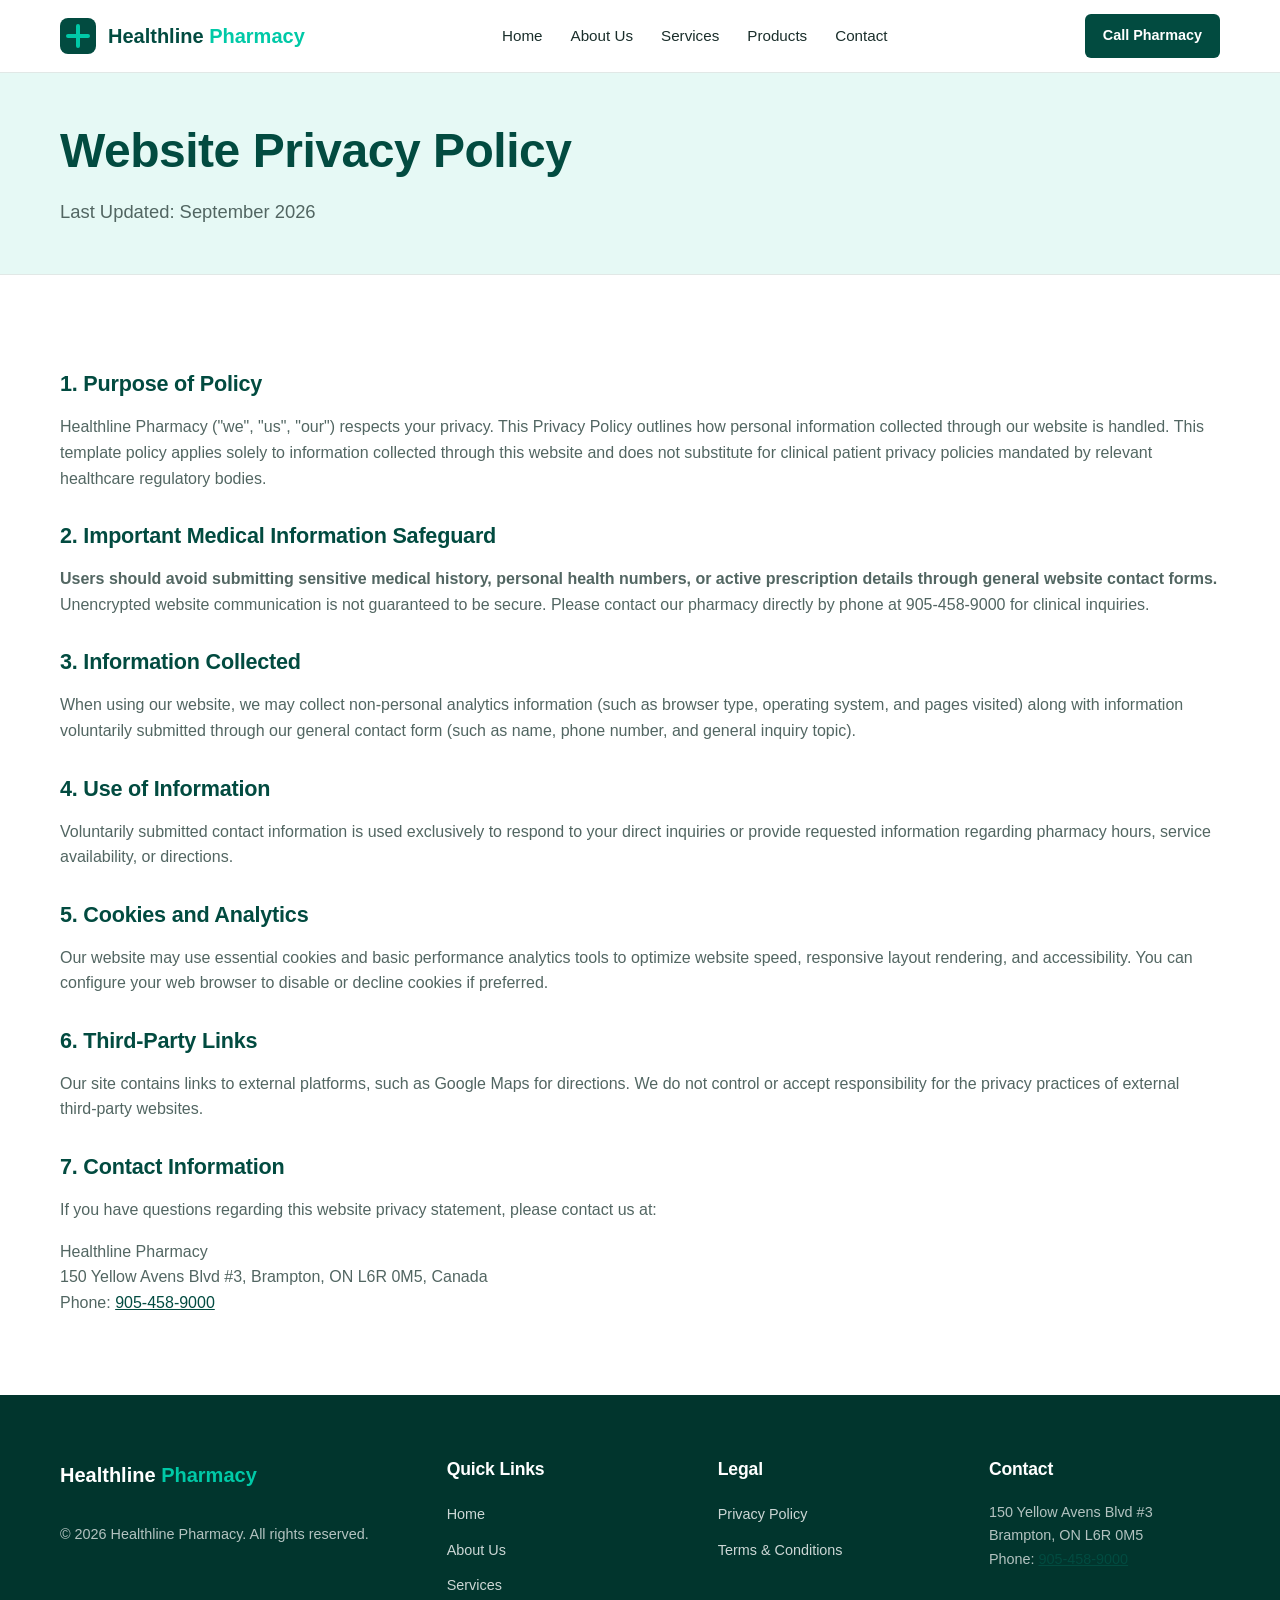
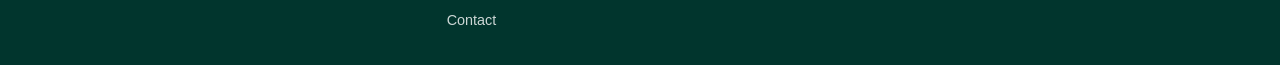
<file: privacy-policy.html>
<!DOCTYPE html>
<html lang="en-CA">
<head>
  <meta charset="UTF-8">
  <meta name="viewport" content="width=device-width, initial-scale=1.0">
  <title>Privacy Policy | Healthline Pharmacy</title>
  <meta name="description" content="Website Privacy Policy for Healthline Pharmacy in Brampton, Ontario. Information regarding data privacy and website usage.">
  <meta name="robots" content="index, follow">
  <link rel="canonical" href="https://www.healthlinepharmacy.ca/privacy-policy.html">

  <link rel="stylesheet" href="style.css">
</head>
<body>

  <a href="#main-content" class="skip-link">Skip to main content</a>

  <header class="site-header" id="site-header">
    <div class="container header-inner">
      <a href="index.html" class="brand-logo" aria-label="Healthline Pharmacy Home">
        <svg width="36" height="36" viewBox="0 0 36 36" fill="none" aria-hidden="true">
          <rect width="36" height="36" rx="8" fill="#024B40"/>
          <path d="M18 8V28M8 18H28" stroke="#00C9A7" stroke-width="4" stroke-linecap="round"/>
        </svg>
        <span class="brand-text">Healthline <span>Pharmacy</span></span>
      </a>

      <nav class="desktop-nav" aria-label="Primary Navigation">
        <ul class="nav-list">
          <li><a href="index.html" class="nav-link">Home</a></li>
          <li><a href="about.html" class="nav-link">About Us</a></li>
          <li><a href="services.html" class="nav-link">Services</a></li>
          <li><a href="products.html" class="nav-link">Products</a></li>
          <li><a href="contact.html" class="nav-link">Contact</a></li>
        </ul>
      </nav>

      <div class="header-cta-group">
        <a href="tel:+19054589000" class="btn btn-primary btn-sm">Call Pharmacy</a>
        <button class="mobile-toggle" id="mobile-toggle" aria-expanded="false" aria-controls="mobile-menu" aria-label="Toggle Navigation Menu">
          <span class="hamburger-box"><span class="hamburger-inner"></span></span>
        </button>
      </div>
    </div>
  </header>

  <div class="mobile-overlay" id="mobile-overlay" aria-hidden="true"></div>

  <div class="mobile-menu" id="mobile-menu" aria-hidden="true">
    <div class="mobile-menu-header">
      <span class="brand-text">Healthline <span>Pharmacy</span></span>
      <button class="mobile-close" id="mobile-close" aria-label="Close Navigation Menu">&times;</button>
    </div>
    <nav aria-label="Mobile Navigation">
      <ul class="mobile-nav-list">
        <li><a href="index.html" class="mobile-nav-link">Home</a></li>
        <li><a href="about.html" class="mobile-nav-link">About Us</a></li>
        <li><a href="services.html" class="mobile-nav-link">Services</a></li>
        <li><a href="products.html" class="mobile-nav-link">Products</a></li>
        <li><a href="contact.html" class="mobile-nav-link">Contact</a></li>
      </ul>
    </nav>
  </div>

  <main id="main-content">
    <section class="page-header">
      <div class="container">
        <h1>Website Privacy Policy</h1>
        <p class="page-subtitle">Last Updated: September 2026</p>
      </div>
    </section>

    <section class="section">
      <div class="container legal-content">
        <h2>1. Purpose of Policy</h2>
        <p>Healthline Pharmacy ("we", "us", "our") respects your privacy. This Privacy Policy outlines how personal information collected through our website is handled. This template policy applies solely to information collected through this website and does not substitute for clinical patient privacy policies mandated by relevant healthcare regulatory bodies.</p>

        <h2>2. Important Medical Information Safeguard</h2>
        <p><strong>Users should avoid submitting sensitive medical history, personal health numbers, or active prescription details through general website contact forms.</strong> Unencrypted website communication is not guaranteed to be secure. Please contact our pharmacy directly by phone at 905-458-9000 for clinical inquiries.</p>

        <h2>3. Information Collected</h2>
        <p>When using our website, we may collect non-personal analytics information (such as browser type, operating system, and pages visited) along with information voluntarily submitted through our general contact form (such as name, phone number, and general inquiry topic).</p>

        <h2>4. Use of Information</h2>
        <p>Voluntarily submitted contact information is used exclusively to respond to your direct inquiries or provide requested information regarding pharmacy hours, service availability, or directions.</p>

        <h2>5. Cookies and Analytics</h2>
        <p>Our website may use essential cookies and basic performance analytics tools to optimize website speed, responsive layout rendering, and accessibility. You can configure your web browser to disable or decline cookies if preferred.</p>

        <h2>6. Third-Party Links</h2>
        <p>Our site contains links to external platforms, such as Google Maps for directions. We do not control or accept responsibility for the privacy practices of external third-party websites.</p>

        <h2>7. Contact Information</h2>
        <p>If you have questions regarding this website privacy statement, please contact us at:</p>
        <p>
          Healthline Pharmacy<br>
          150 Yellow Avens Blvd #3, Brampton, ON L6R 0M5, Canada<br>
          Phone: <a href="tel:+19054589000">905-458-9000</a>
        </p>
      </div>
    </section>
  </main>

  <footer class="site-footer">
    <div class="container footer-grid">
      <div class="footer-col brand-col">
        <span class="brand-text text-white">Healthline <span>Pharmacy</span></span>
        <p class="copyright-text">&copy; <span id="current-year"></span> Healthline Pharmacy. All rights reserved.</p>
      </div>
      <div class="footer-col">
        <h4>Quick Links</h4>
        <ul class="footer-links">
          <li><a href="index.html">Home</a></li>
          <li><a href="about.html">About Us</a></li>
          <li><a href="services.html">Services</a></li>
          <li><a href="contact.html">Contact</a></li>
        </ul>
      </div>
      <div class="footer-col">
        <h4>Legal</h4>
        <ul class="footer-links">
          <li><a href="privacy-policy.html">Privacy Policy</a></li>
          <li><a href="terms-and-conditions.html">Terms & Conditions</a></li>
        </ul>
      </div>
      <div class="footer-col">
        <h4>Contact</h4>
        <p>150 Yellow Avens Blvd #3<br>Brampton, ON L6R 0M5<br>Phone: <a href="tel:+19054589000">905-458-9000</a></p>
      </div>
    </div>
  </footer>

  <script src="main.js" defer></script>
  <script src="animations.js" defer></script>
</body>
</html>
</file>
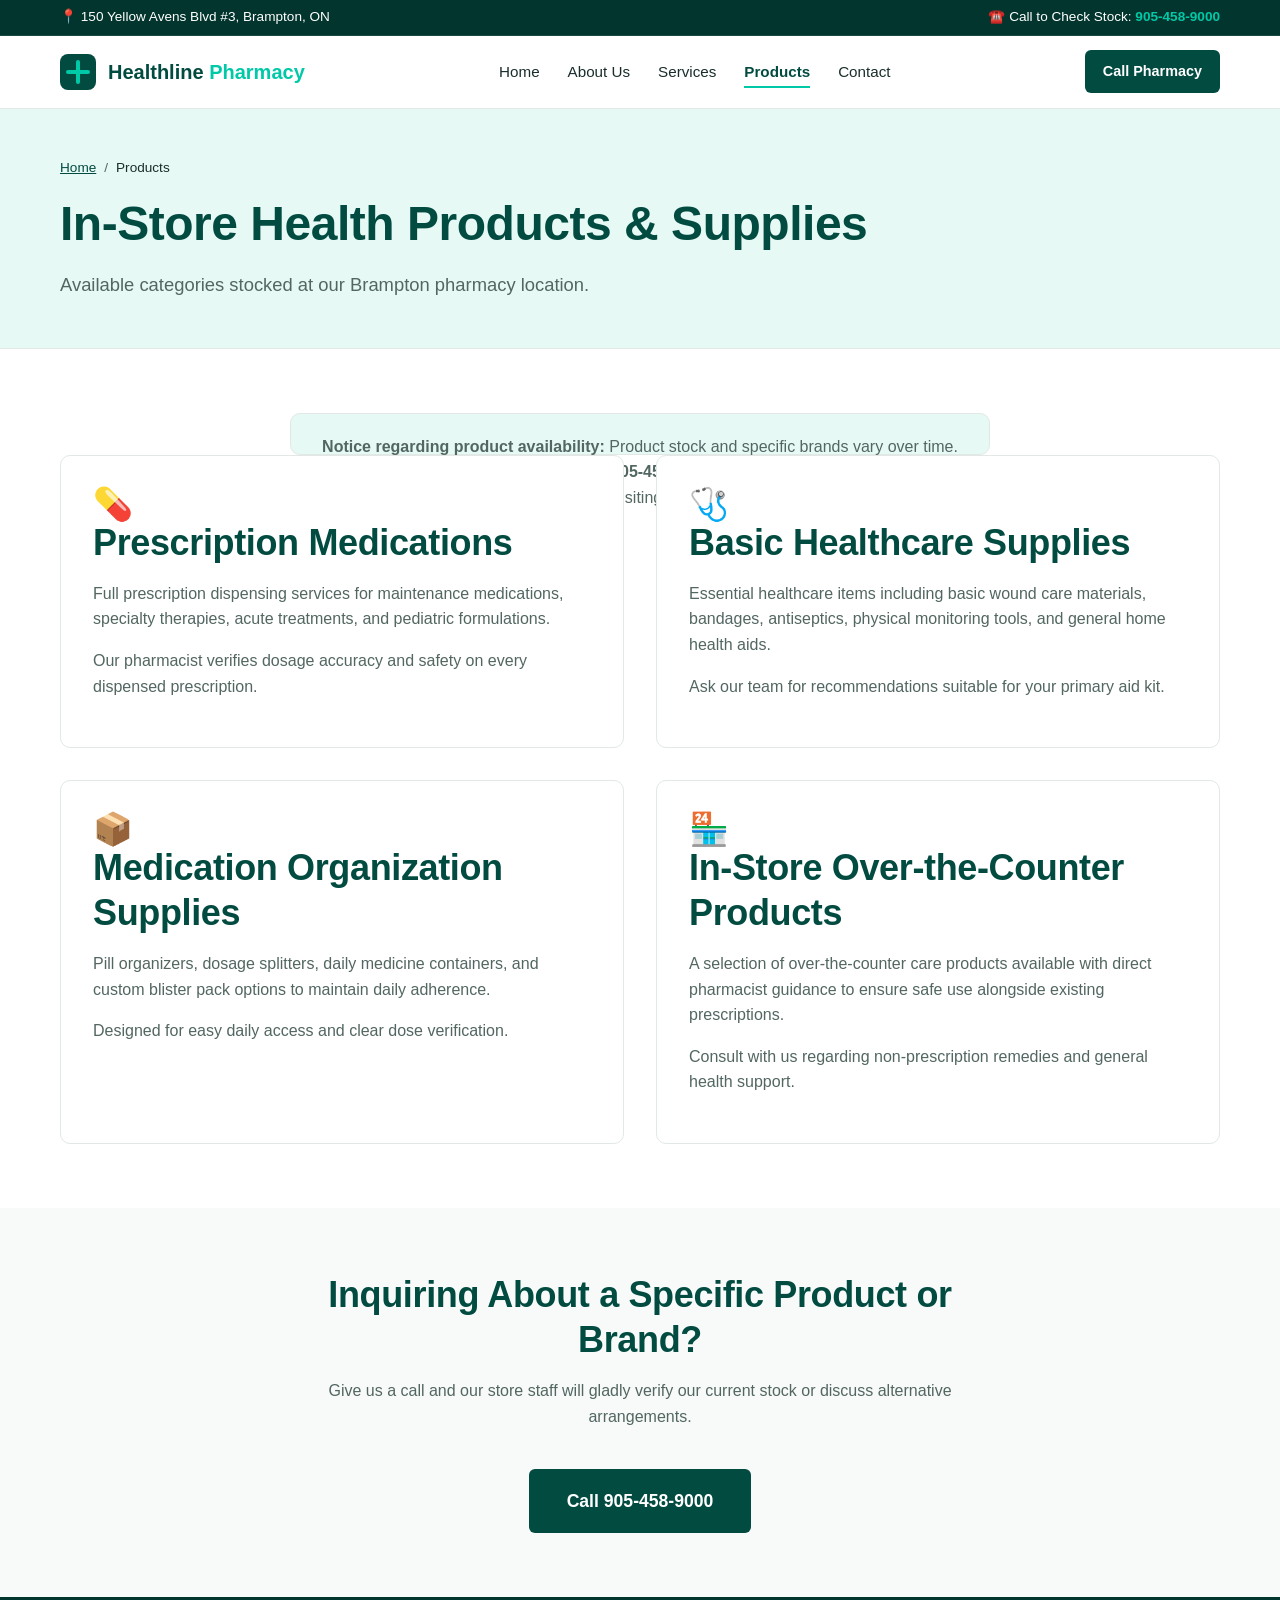
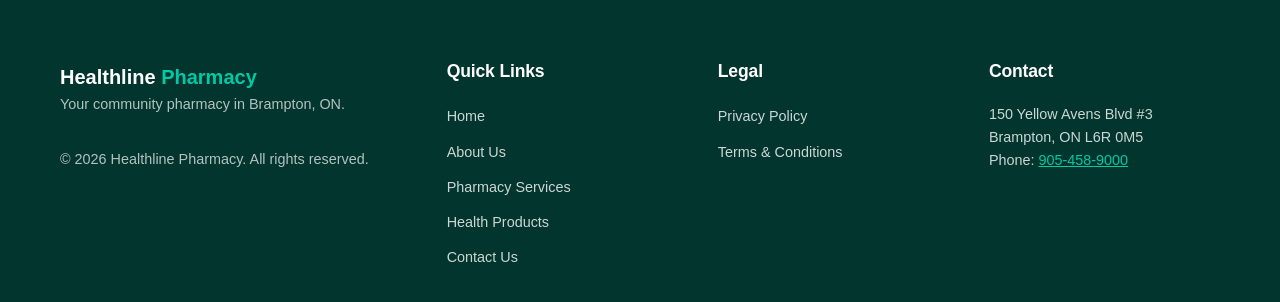
<file: products.html>
<!DOCTYPE html>
<html lang="en-CA">
<head>
  <meta charset="UTF-8">
  <meta name="viewport" content="width=device-width, initial-scale=1.0">
  <title>Products & Health Supplies | Healthline Pharmacy Brampton</title>
  <meta name="description" content="Browse available product categories at Healthline Pharmacy in Brampton including prescription medications, healthcare supplies, and pill organizers.">
  <meta name="robots" content="index, follow">
  <link rel="canonical" href="https://www.healthlinepharmacy.ca/products.html">

  <meta property="og:type" content="article">
  <meta property="og:title" content="Products & Health Supplies | Healthline Pharmacy">
  <meta property="og:description" content="Overview of product categories available at Healthline Pharmacy in Brampton, ON. Call 905-458-9000 to verify item availability.">
  <meta property="og:url" content="https://www.healthlinepharmacy.ca/products.html">

  <link rel="stylesheet" href="style.css">

  <script type="application/ld+json">
  {
    "@context": "https://schema.org",
    "@type": "BreadcrumbList",
    "itemListElement": [
      {
        "@type": "ListItem",
        "position": 1,
        "name": "Home",
        "item": "https://www.healthlinepharmacy.ca/"
      },
      {
        "@type": "ListItem",
        "position": 2,
        "name": "Products",
        "item": "https://www.healthlinepharmacy.ca/products.html"
      }
    ]
  }
  </script>
</head>
<body>

  <a href="#main-content" class="skip-link">Skip to main content</a>

  <div class="announcement-bar">
    <div class="container announcement-content">
      <span>📍 150 Yellow Avens Blvd #3, Brampton, ON</span>
      <span>☎️ Call to Check Stock: <a href="tel:+19054589000">905-458-9000</a></span>
    </div>
  </div>

  <header class="site-header" id="site-header">
    <div class="container header-inner">
      <a href="index.html" class="brand-logo" aria-label="Healthline Pharmacy Home">
        <svg width="36" height="36" viewBox="0 0 36 36" fill="none" aria-hidden="true">
          <rect width="36" height="36" rx="8" fill="#024B40"/>
          <path d="M18 8V28M8 18H28" stroke="#00C9A7" stroke-width="4" stroke-linecap="round"/>
        </svg>
        <span class="brand-text">Healthline <span>Pharmacy</span></span>
      </a>

      <nav class="desktop-nav" aria-label="Primary Navigation">
        <ul class="nav-list">
          <li><a href="index.html" class="nav-link">Home</a></li>
          <li><a href="about.html" class="nav-link">About Us</a></li>
          <li><a href="services.html" class="nav-link">Services</a></li>
          <li><a href="products.html" class="nav-link">Products</a></li>
          <li><a href="contact.html" class="nav-link">Contact</a></li>
        </ul>
      </nav>

      <div class="header-cta-group">
        <a href="tel:+19054589000" class="btn btn-primary btn-sm">Call Pharmacy</a>
        <button class="mobile-toggle" id="mobile-toggle" aria-expanded="false" aria-controls="mobile-menu" aria-label="Toggle Navigation Menu">
          <span class="hamburger-box"><span class="hamburger-inner"></span></span>
        </button>
      </div>
    </div>
  </header>

  <div class="mobile-overlay" id="mobile-overlay" aria-hidden="true"></div>

  <div class="mobile-menu" id="mobile-menu" aria-hidden="true">
    <div class="mobile-menu-header">
      <span class="brand-text">Healthline <span>Pharmacy</span></span>
      <button class="mobile-close" id="mobile-close" aria-label="Close Navigation Menu">&times;</button>
    </div>
    <nav aria-label="Mobile Navigation">
      <ul class="mobile-nav-list">
        <li><a href="index.html" class="mobile-nav-link">Home</a></li>
        <li><a href="about.html" class="mobile-nav-link">About Us</a></li>
        <li><a href="services.html" class="mobile-nav-link">Services</a></li>
        <li><a href="products.html" class="mobile-nav-link">Products</a></li>
        <li><a href="contact.html" class="mobile-nav-link">Contact</a></li>
      </ul>
    </nav>
    <div class="mobile-menu-footer">
      <a href="tel:+19054589000" class="btn btn-primary btn-block">Call 905-458-9000</a>
    </div>
  </div>

  <main id="main-content">
    <section class="page-header">
      <div class="container">
        <nav class="breadcrumb-nav" aria-label="Breadcrumb">
          <ol class="breadcrumb-list">
            <li><a href="index.html">Home</a></li>
            <li aria-current="page">Products</li>
          </ol>
        </nav>
        <h1>In-Store Health Products & Supplies</h1>
        <p class="page-subtitle">Available categories stocked at our Brampton pharmacy location.</p>
      </div>
    </section>

    <section class="section">
      <div class="container">
        <div class="notice-box text-center max-width-700 margin-auto spacer-md">
          <p><strong>Notice regarding product availability:</strong> Product stock and specific brands vary over time. Please contact Healthline Pharmacy at <strong>905-458-9000</strong> to confirm item availability before visiting.</p>
        </div>

        <div class="grid grid-2">
          
          <div class="card">
            <div class="trust-icon">💊</div>
            <h2>Prescription Medications</h2>
            <p>Full prescription dispensing services for maintenance medications, specialty therapies, acute treatments, and pediatric formulations.</p>
            <p>Our pharmacist verifies dosage accuracy and safety on every dispensed prescription.</p>
          </div>

          <div class="card">
            <div class="trust-icon">🩺</div>
            <h2>Basic Healthcare Supplies</h2>
            <p>Essential healthcare items including basic wound care materials, bandages, antiseptics, physical monitoring tools, and general home health aids.</p>
            <p>Ask our team for recommendations suitable for your primary aid kit.</p>
          </div>

          <div class="card">
            <div class="trust-icon">📦</div>
            <h2>Medication Organization Supplies</h2>
            <p>Pill organizers, dosage splitters, daily medicine containers, and custom blister pack options to maintain daily adherence.</p>
            <p>Designed for easy daily access and clear dose verification.</p>
          </div>

          <div class="card">
            <div class="trust-icon">🏪</div>
            <h2>In-Store Over-the-Counter Products</h2>
            <p>A selection of over-the-counter care products available with direct pharmacist guidance to ensure safe use alongside existing prescriptions.</p>
            <p>Consult with us regarding non-prescription remedies and general health support.</p>
          </div>

        </div>
      </div>
    </section>

    <section class="section bg-light text-center">
      <div class="container max-width-700">
        <h2>Inquiring About a Specific Product or Brand?</h2>
        <p>Give us a call and our store staff will gladly verify our current stock or discuss alternative arrangements.</p>
        <div class="spacer-sm"></div>
        <a href="tel:+19054589000" class="btn btn-primary btn-lg">Call 905-458-9000</a>
      </div>
    </section>
  </main>

  <footer class="site-footer">
    <div class="container footer-grid">
      <div class="footer-col brand-col">
        <span class="brand-text text-white">Healthline <span>Pharmacy</span></span>
        <p>Your community pharmacy in Brampton, ON.</p>
        <p class="copyright-text">&copy; <span id="current-year"></span> Healthline Pharmacy. All rights reserved.</p>
      </div>

      <div class="footer-col">
        <h4>Quick Links</h4>
        <ul class="footer-links">
          <li><a href="index.html">Home</a></li>
          <li><a href="about.html">About Us</a></li>
          <li><a href="services.html">Pharmacy Services</a></li>
          <li><a href="products.html">Health Products</a></li>
          <li><a href="contact.html">Contact Us</a></li>
        </ul>
      </div>

      <div class="footer-col">
        <h4>Legal</h4>
        <ul class="footer-links">
          <li><a href="privacy-policy.html">Privacy Policy</a></li>
          <li><a href="terms-and-conditions.html">Terms & Conditions</a></li>
        </ul>
      </div>

      <div class="footer-col">
        <h4>Contact</h4>
        <address class="footer-address">
          150 Yellow Avens Blvd #3<br>
          Brampton, ON L6R 0M5<br>
          Phone: <a href="tel:+19054589000">905-458-9000</a>
        </address>
      </div>
    </div>
  </footer>

  <script src="main.js" defer></script>
  <script src="animations.js" defer></script>
</body>
</html>
</file>
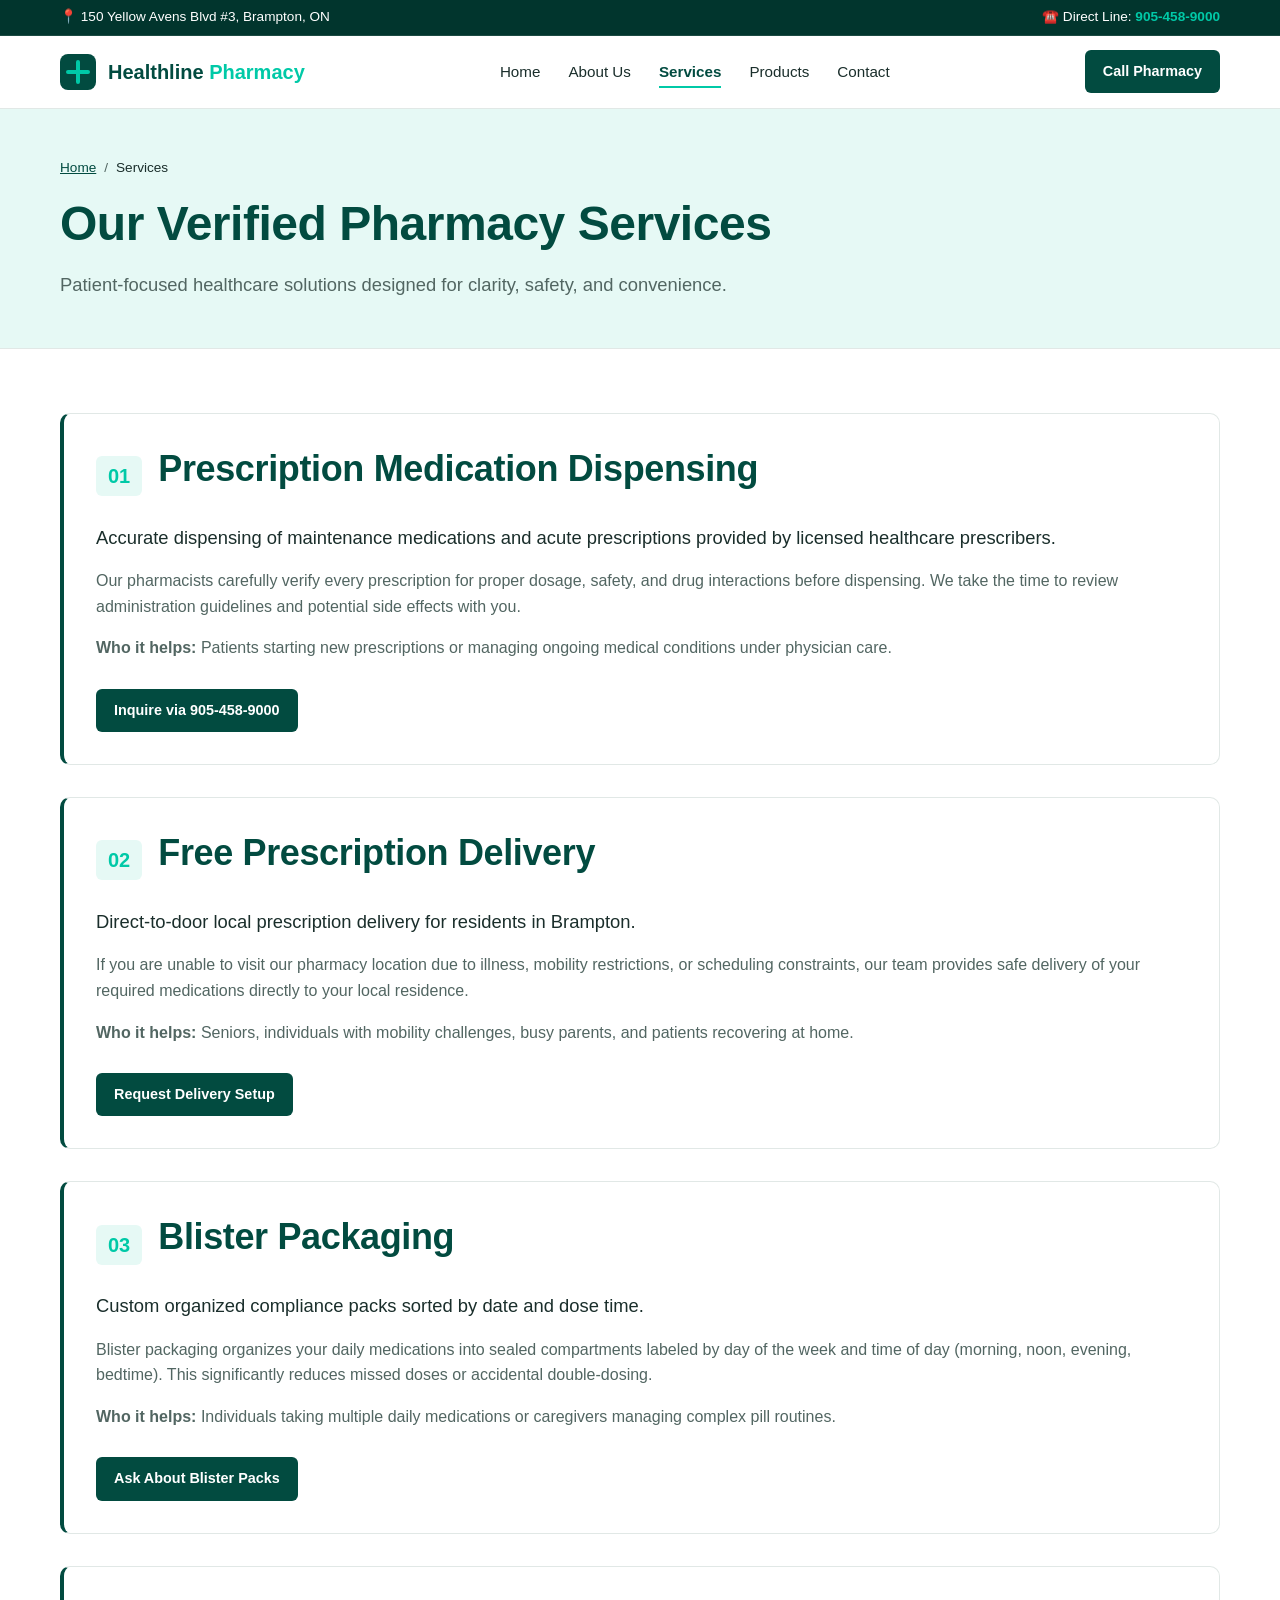
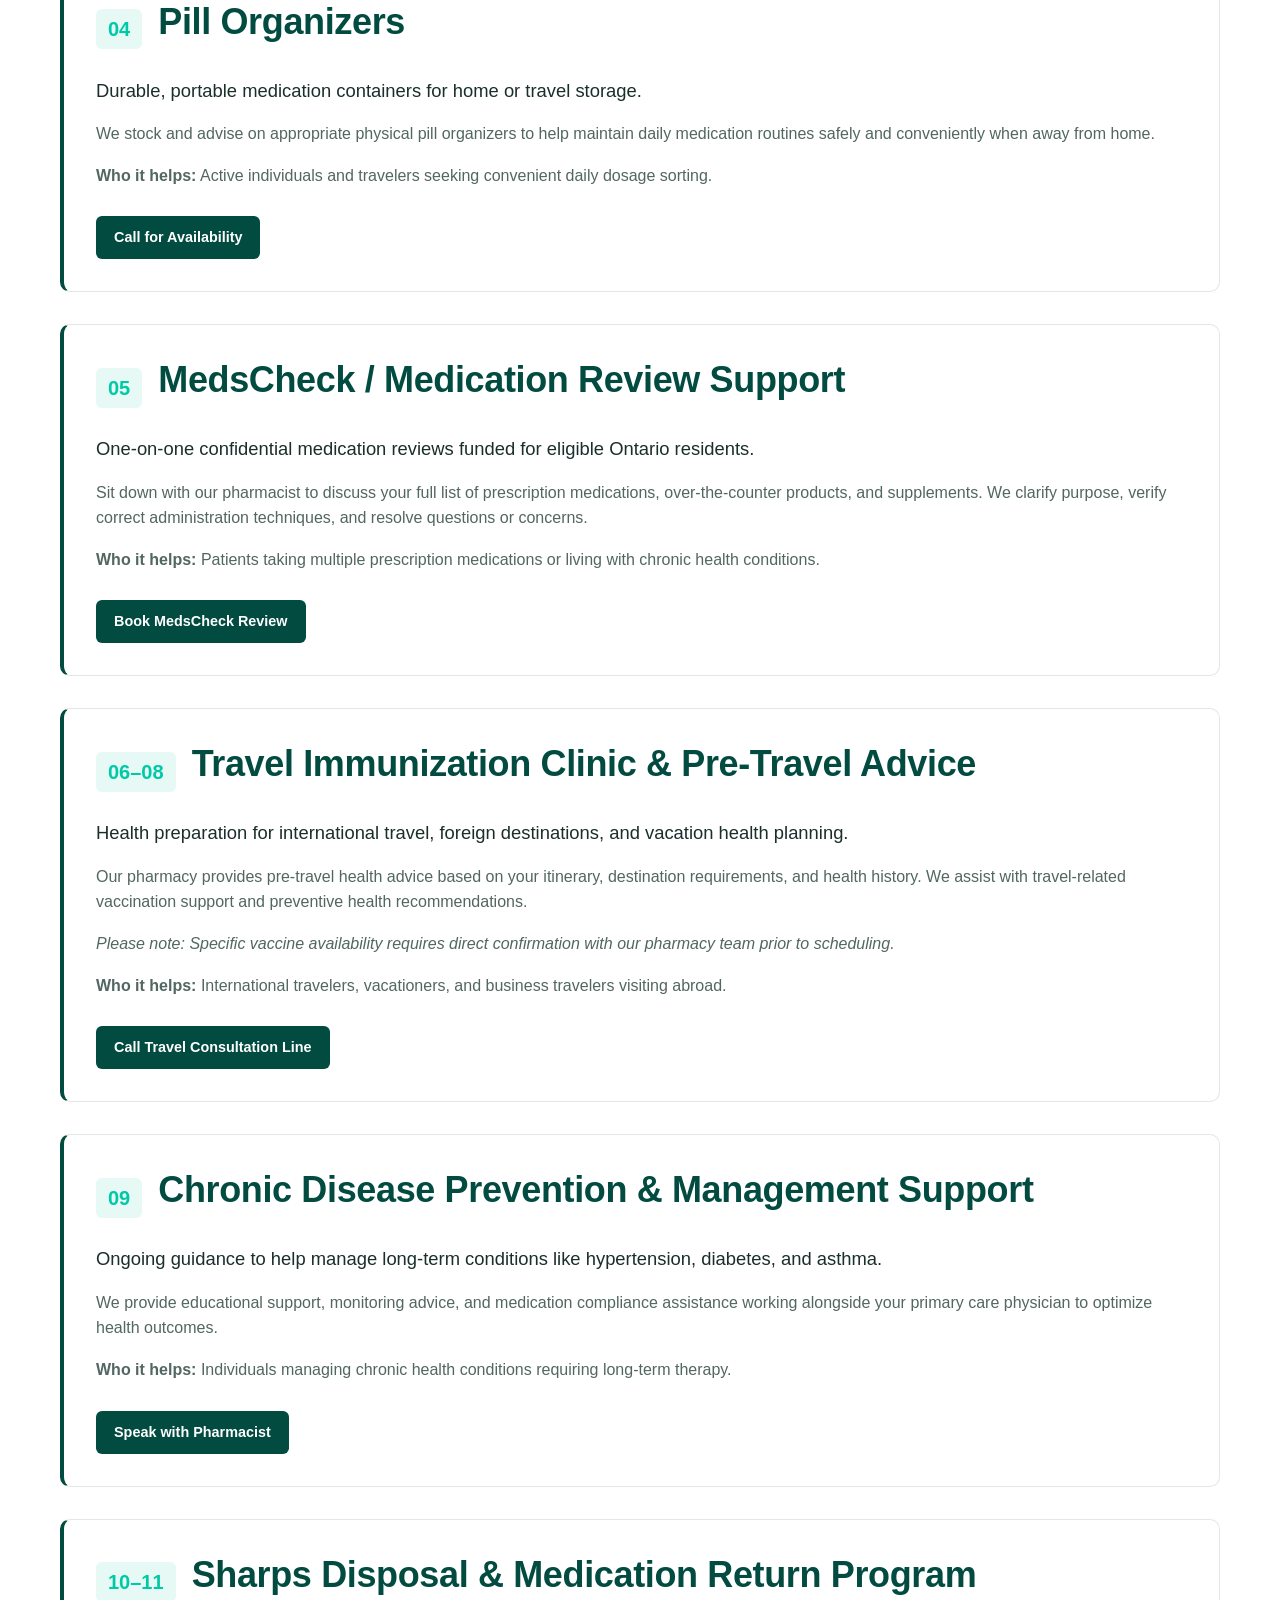
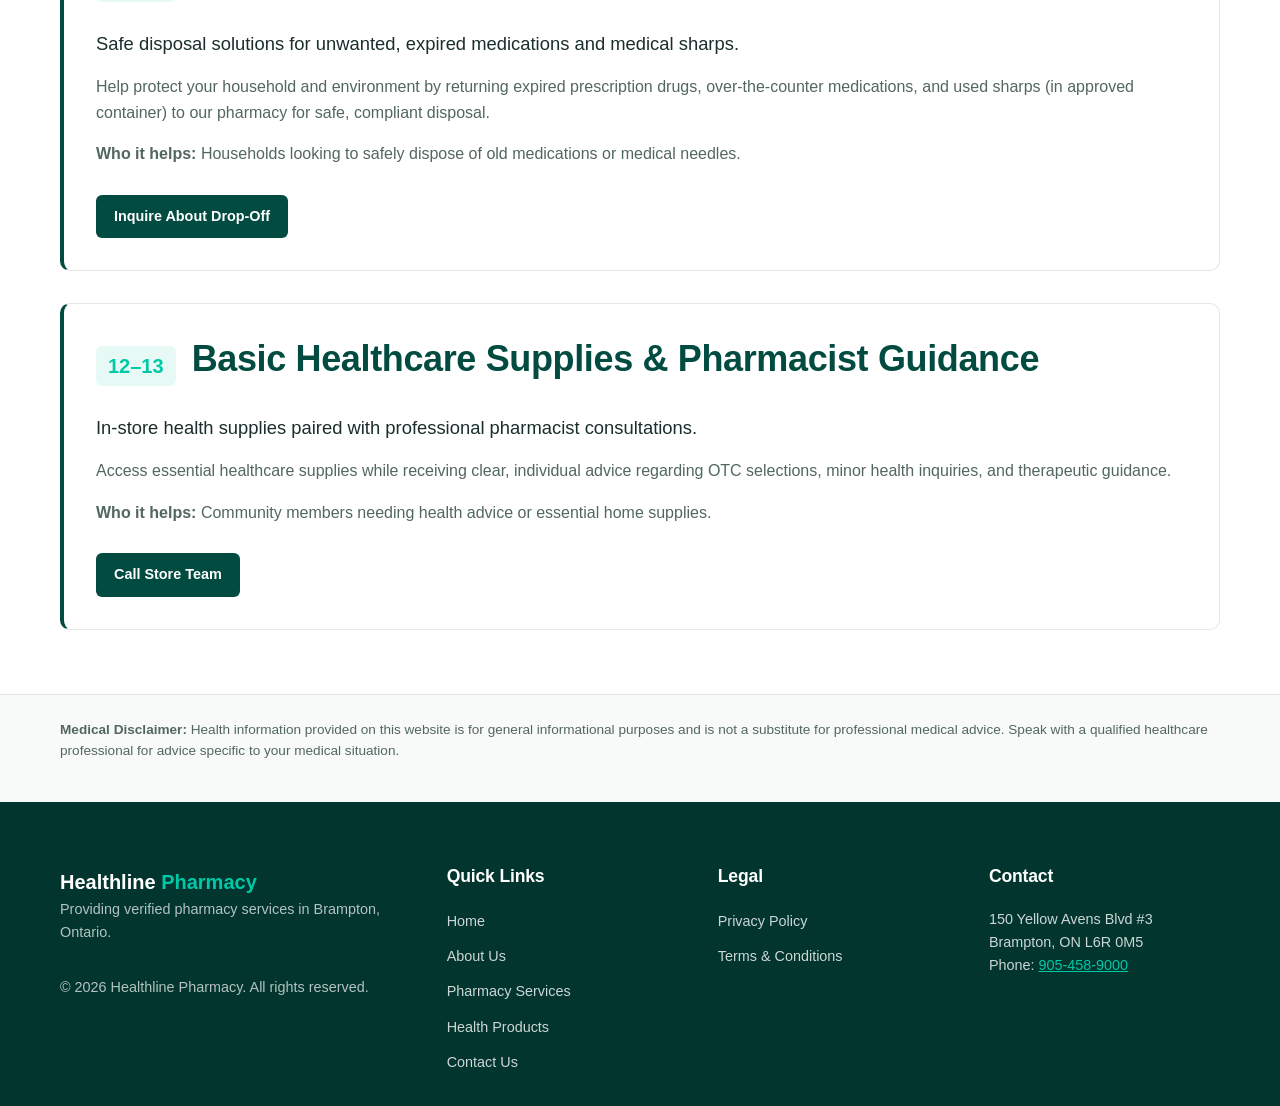
<file: services.html>
<!DOCTYPE html>
<html lang="en-CA">
<head>
  <meta charset="UTF-8">
  <meta name="viewport" content="width=device-width, initial-scale=1.0">
  <title>Pharmacy Services | Healthline Pharmacy Brampton</title>
  <meta name="description" content="Explore verified services at Healthline Pharmacy: Free prescription delivery, blister packaging, MedsCheck reviews, travel immunization, and sharps disposal in Brampton.">
  <meta name="robots" content="index, follow">
  <link rel="canonical" href="https://www.healthlinepharmacy.ca/services.html">

  <meta property="og:type" content="article">
  <meta property="og:title" content="Verified Pharmacy Services | Healthline Pharmacy">
  <meta property="og:description" content="Comprehensive list of 13 verified healthcare services offered at Healthline Pharmacy in Brampton, Ontario.">
  <meta property="og:url" content="https://www.healthlinepharmacy.ca/services.html">

  <link rel="stylesheet" href="style.css">

  <script type="application/ld+json">
  {
    "@context": "https://schema.org",
    "@type": "BreadcrumbList",
    "itemListElement": [
      {
        "@type": "ListItem",
        "position": 1,
        "name": "Home",
        "item": "https://www.healthlinepharmacy.ca/"
      },
      {
        "@type": "ListItem",
        "position": 2,
        "name": "Services",
        "item": "https://www.healthlinepharmacy.ca/services.html"
      }
    ]
  }
  </script>
</head>
<body>

  <a href="#main-content" class="skip-link">Skip to main content</a>

  <div class="announcement-bar">
    <div class="container announcement-content">
      <span>📍 150 Yellow Avens Blvd #3, Brampton, ON</span>
      <span>☎️ Direct Line: <a href="tel:+19054589000">905-458-9000</a></span>
    </div>
  </div>

  <header class="site-header" id="site-header">
    <div class="container header-inner">
      <a href="index.html" class="brand-logo" aria-label="Healthline Pharmacy Home">
        <svg width="36" height="36" viewBox="0 0 36 36" fill="none" aria-hidden="true">
          <rect width="36" height="36" rx="8" fill="#024B40"/>
          <path d="M18 8V28M8 18H28" stroke="#00C9A7" stroke-width="4" stroke-linecap="round"/>
        </svg>
        <span class="brand-text">Healthline <span>Pharmacy</span></span>
      </a>

      <nav class="desktop-nav" aria-label="Primary Navigation">
        <ul class="nav-list">
          <li><a href="index.html" class="nav-link">Home</a></li>
          <li><a href="about.html" class="nav-link">About Us</a></li>
          <li><a href="services.html" class="nav-link">Services</a></li>
          <li><a href="products.html" class="nav-link">Products</a></li>
          <li><a href="contact.html" class="nav-link">Contact</a></li>
        </ul>
      </nav>

      <div class="header-cta-group">
        <a href="tel:+19054589000" class="btn btn-primary btn-sm">Call Pharmacy</a>
        <button class="mobile-toggle" id="mobile-toggle" aria-expanded="false" aria-controls="mobile-menu" aria-label="Toggle Navigation Menu">
          <span class="hamburger-box"><span class="hamburger-inner"></span></span>
        </button>
      </div>
    </div>
  </header>

  <div class="mobile-overlay" id="mobile-overlay" aria-hidden="true"></div>

  <div class="mobile-menu" id="mobile-menu" aria-hidden="true">
    <div class="mobile-menu-header">
      <span class="brand-text">Healthline <span>Pharmacy</span></span>
      <button class="mobile-close" id="mobile-close" aria-label="Close Navigation Menu">&times;</button>
    </div>
    <nav aria-label="Mobile Navigation">
      <ul class="mobile-nav-list">
        <li><a href="index.html" class="mobile-nav-link">Home</a></li>
        <li><a href="about.html" class="mobile-nav-link">About Us</a></li>
        <li><a href="services.html" class="mobile-nav-link">Services</a></li>
        <li><a href="products.html" class="mobile-nav-link">Products</a></li>
        <li><a href="contact.html" class="mobile-nav-link">Contact</a></li>
      </ul>
    </nav>
    <div class="mobile-menu-footer">
      <a href="tel:+19054589000" class="btn btn-primary btn-block">Call 905-458-9000</a>
    </div>
  </div>

  <main id="main-content">
    <section class="page-header">
      <div class="container">
        <nav class="breadcrumb-nav" aria-label="Breadcrumb">
          <ol class="breadcrumb-list">
            <li><a href="index.html">Home</a></li>
            <li aria-current="page">Services</li>
          </ol>
        </nav>
        <h1>Our Verified Pharmacy Services</h1>
        <p class="page-subtitle">Patient-focused healthcare solutions designed for clarity, safety, and convenience.</p>
      </div>
    </section>

    <section class="section">
      <div class="container">
        <div class="service-detail-list">

          <!-- 1. Prescription Dispensing -->
          <article class="service-detail-card" id="prescription-dispensing">
            <div class="service-header-inline">
              <span class="service-num">01</span>
              <h2>Prescription Medication Dispensing</h2>
            </div>
            <p class="lead-text">Accurate dispensing of maintenance medications and acute prescriptions provided by licensed healthcare prescribers.</p>
            <p>Our pharmacists carefully verify every prescription for proper dosage, safety, and drug interactions before dispensing. We take the time to review administration guidelines and potential side effects with you.</p>
            <p><strong>Who it helps:</strong> Patients starting new prescriptions or managing ongoing medical conditions under physician care.</p>
            <div class="spacer-xs"></div>
            <a href="tel:+19054589000" class="btn btn-primary btn-sm">Inquire via 905-458-9000</a>
          </article>

          <!-- 2. Free Delivery -->
          <article class="service-detail-card" id="free-delivery">
            <div class="service-header-inline">
              <span class="service-num">02</span>
              <h2>Free Prescription Delivery</h2>
            </div>
            <p class="lead-text">Direct-to-door local prescription delivery for residents in Brampton.</p>
            <p>If you are unable to visit our pharmacy location due to illness, mobility restrictions, or scheduling constraints, our team provides safe delivery of your required medications directly to your local residence.</p>
            <p><strong>Who it helps:</strong> Seniors, individuals with mobility challenges, busy parents, and patients recovering at home.</p>
            <div class="spacer-xs"></div>
            <a href="tel:+19054589000" class="btn btn-primary btn-sm">Request Delivery Setup</a>
          </article>

          <!-- 3. Blister Packaging -->
          <article class="service-detail-card" id="blister-packaging">
            <div class="service-header-inline">
              <span class="service-num">03</span>
              <h2>Blister Packaging</h2>
            </div>
            <p class="lead-text">Custom organized compliance packs sorted by date and dose time.</p>
            <p>Blister packaging organizes your daily medications into sealed compartments labeled by day of the week and time of day (morning, noon, evening, bedtime). This significantly reduces missed doses or accidental double-dosing.</p>
            <p><strong>Who it helps:</strong> Individuals taking multiple daily medications or caregivers managing complex pill routines.</p>
            <div class="spacer-xs"></div>
            <a href="tel:+19054589000" class="btn btn-primary btn-sm">Ask About Blister Packs</a>
          </article>

          <!-- 4. Pill Organizers -->
          <article class="service-detail-card" id="pill-organizers">
            <div class="service-header-inline">
              <span class="service-num">04</span>
              <h2>Pill Organizers</h2>
            </div>
            <p class="lead-text">Durable, portable medication containers for home or travel storage.</p>
            <p>We stock and advise on appropriate physical pill organizers to help maintain daily medication routines safely and conveniently when away from home.</p>
            <p><strong>Who it helps:</strong> Active individuals and travelers seeking convenient daily dosage sorting.</p>
            <div class="spacer-xs"></div>
            <a href="tel:+19054589000" class="btn btn-primary btn-sm">Call for Availability</a>
          </article>

          <!-- 5. MedsCheck -->
          <article class="service-detail-card" id="medscheck">
            <div class="service-header-inline">
              <span class="service-num">05</span>
              <h2>MedsCheck / Medication Review Support</h2>
            </div>
            <p class="lead-text">One-on-one confidential medication reviews funded for eligible Ontario residents.</p>
            <p>Sit down with our pharmacist to discuss your full list of prescription medications, over-the-counter products, and supplements. We clarify purpose, verify correct administration techniques, and resolve questions or concerns.</p>
            <p><strong>Who it helps:</strong> Patients taking multiple prescription medications or living with chronic health conditions.</p>
            <div class="spacer-xs"></div>
            <a href="tel:+19054589000" class="btn btn-primary btn-sm">Book MedsCheck Review</a>
          </article>

          <!-- 6, 7, 8. Travel Clinic & Support -->
          <article class="service-detail-card" id="travel-health">
            <div class="service-header-inline">
              <span class="service-num">06–08</span>
              <h2>Travel Immunization Clinic & Pre-Travel Advice</h2>
            </div>
            <p class="lead-text">Health preparation for international travel, foreign destinations, and vacation health planning.</p>
            <p>Our pharmacy provides pre-travel health advice based on your itinerary, destination requirements, and health history. We assist with travel-related vaccination support and preventive health recommendations.</p>
            <p><em>Please note: Specific vaccine availability requires direct confirmation with our pharmacy team prior to scheduling.</em></p>
            <p><strong>Who it helps:</strong> International travelers, vacationers, and business travelers visiting abroad.</p>
            <div class="spacer-xs"></div>
            <a href="tel:+19054589000" class="btn btn-primary btn-sm">Call Travel Consultation Line</a>
          </article>

          <!-- 9. Chronic Disease Management -->
          <article class="service-detail-card" id="chronic-disease">
            <div class="service-header-inline">
              <span class="service-num">09</span>
              <h2>Chronic Disease Prevention & Management Support</h2>
            </div>
            <p class="lead-text">Ongoing guidance to help manage long-term conditions like hypertension, diabetes, and asthma.</p>
            <p>We provide educational support, monitoring advice, and medication compliance assistance working alongside your primary care physician to optimize health outcomes.</p>
            <p><strong>Who it helps:</strong> Individuals managing chronic health conditions requiring long-term therapy.</p>
            <div class="spacer-xs"></div>
            <a href="tel:+19054589000" class="btn btn-primary btn-sm">Speak with Pharmacist</a>
          </article>

          <!-- 10 & 11. Sharps & Medication Return -->
          <article class="service-detail-card" id="safe-disposal">
            <div class="service-header-inline">
              <span class="service-num">10–11</span>
              <h2>Sharps Disposal & Medication Return Program</h2>
            </div>
            <p class="lead-text">Safe disposal solutions for unwanted, expired medications and medical sharps.</p>
            <p>Help protect your household and environment by returning expired prescription drugs, over-the-counter medications, and used sharps (in approved container) to our pharmacy for safe, compliant disposal.</p>
            <p><strong>Who it helps:</strong> Households looking to safely dispose of old medications or medical needles.</p>
            <div class="spacer-xs"></div>
            <a href="tel:+19054589000" class="btn btn-primary btn-sm">Inquire About Drop-Off</a>
          </article>

          <!-- 12 & 13. Supplies & Guidance -->
          <article class="service-detail-card" id="guidance-supplies">
            <div class="service-header-inline">
              <span class="service-num">12–13</span>
              <h2>Basic Healthcare Supplies & Pharmacist Guidance</h2>
            </div>
            <p class="lead-text">In-store health supplies paired with professional pharmacist consultations.</p>
            <p>Access essential healthcare supplies while receiving clear, individual advice regarding OTC selections, minor health inquiries, and therapeutic guidance.</p>
            <p><strong>Who it helps:</strong> Community members needing health advice or essential home supplies.</p>
            <div class="spacer-xs"></div>
            <a href="tel:+19054589000" class="btn btn-primary btn-sm">Call Store Team</a>
          </article>

        </div>
      </div>
    </section>

    <!-- Disclaimer -->
    <section class="disclaimer-section">
      <div class="container">
        <p><strong>Medical Disclaimer:</strong> Health information provided on this website is for general informational purposes and is not a substitute for professional medical advice. Speak with a qualified healthcare professional for advice specific to your medical situation.</p>
      </div>
    </section>
  </main>

  <footer class="site-footer">
    <div class="container footer-grid">
      <div class="footer-col brand-col">
        <span class="brand-text text-white">Healthline <span>Pharmacy</span></span>
        <p>Providing verified pharmacy services in Brampton, Ontario.</p>
        <p class="copyright-text">&copy; <span id="current-year"></span> Healthline Pharmacy. All rights reserved.</p>
      </div>

      <div class="footer-col">
        <h4>Quick Links</h4>
        <ul class="footer-links">
          <li><a href="index.html">Home</a></li>
          <li><a href="about.html">About Us</a></li>
          <li><a href="services.html">Pharmacy Services</a></li>
          <li><a href="products.html">Health Products</a></li>
          <li><a href="contact.html">Contact Us</a></li>
        </ul>
      </div>

      <div class="footer-col">
        <h4>Legal</h4>
        <ul class="footer-links">
          <li><a href="privacy-policy.html">Privacy Policy</a></li>
          <li><a href="terms-and-conditions.html">Terms & Conditions</a></li>
        </ul>
      </div>

      <div class="footer-col">
        <h4>Contact</h4>
        <address class="footer-address">
          150 Yellow Avens Blvd #3<br>
          Brampton, ON L6R 0M5<br>
          Phone: <a href="tel:+19054589000">905-458-9000</a>
        </address>
      </div>
    </div>
  </footer>

  <script src="main.js" defer></script>
  <script src="animations.js" defer></script>
</body>
</html>
</file>
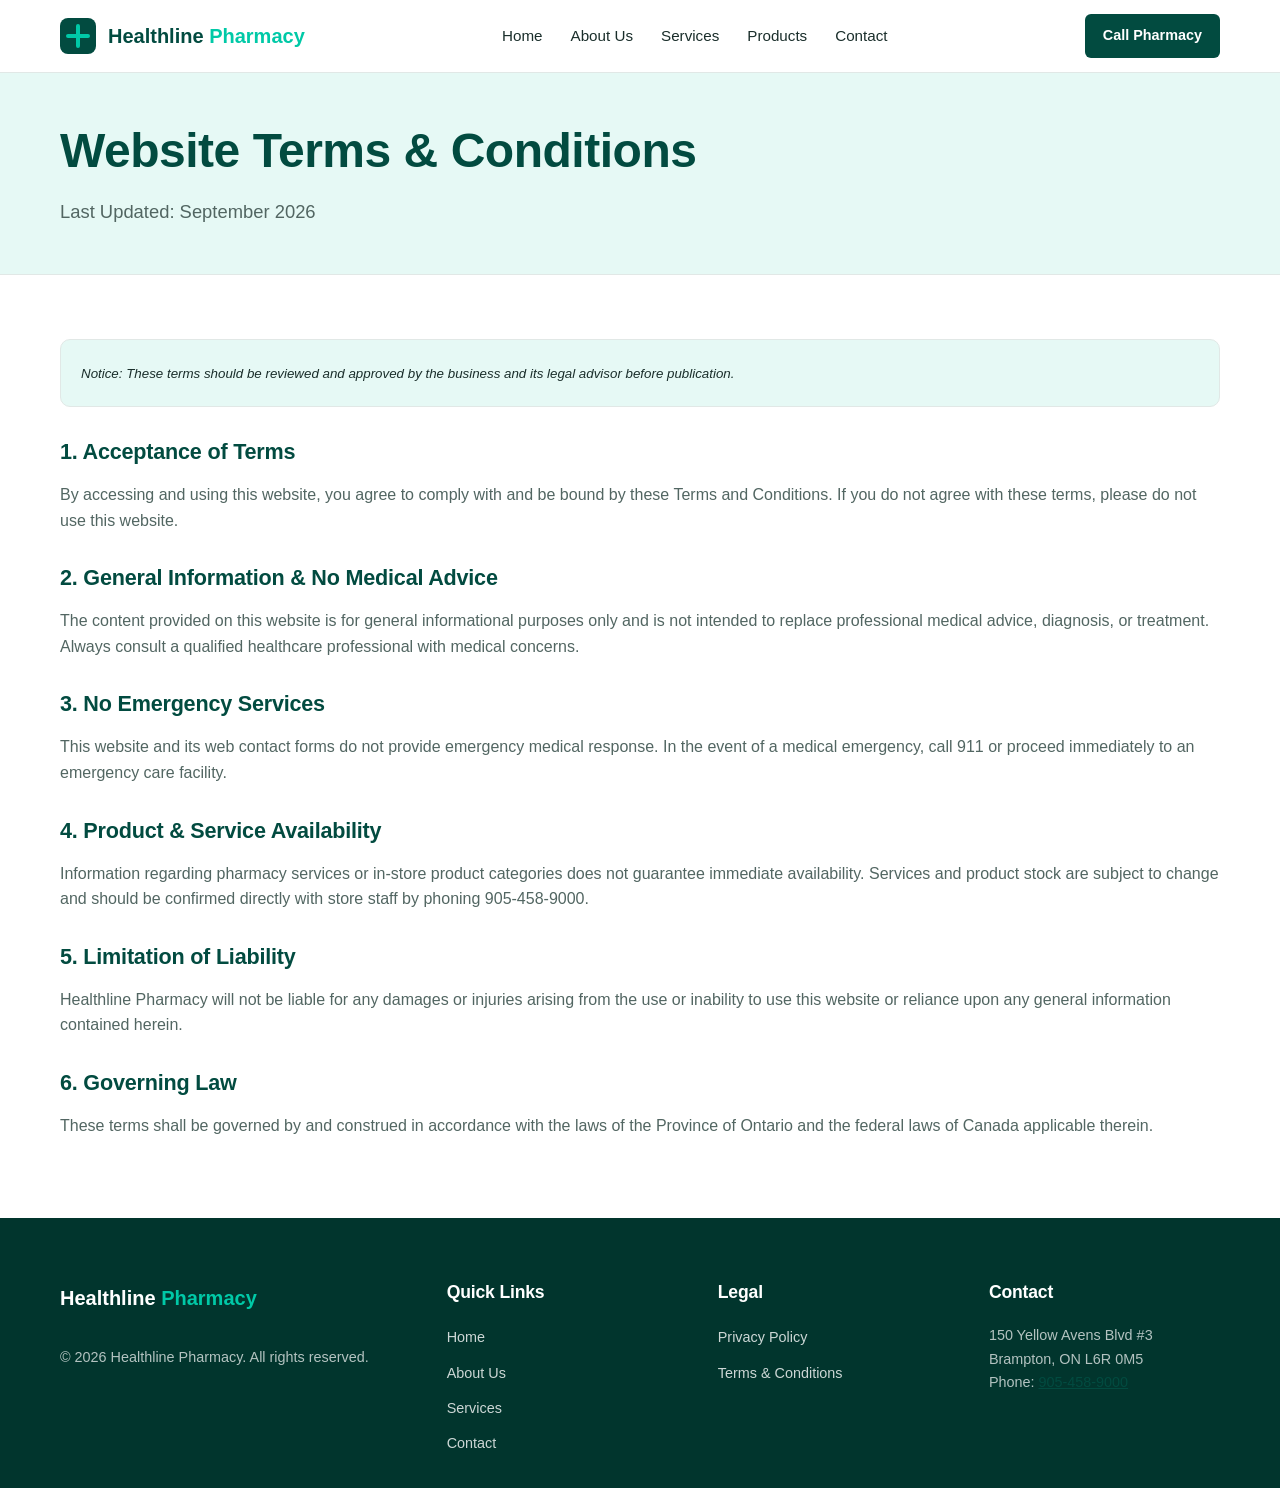
<file: terms-and-conditions.html>
<!DOCTYPE html>
<html lang="en-CA">
<head>
  <meta charset="UTF-8">
  <meta name="viewport" content="width=device-width, initial-scale=1.0">
  <title>Terms & Conditions | Healthline Pharmacy</title>
  <meta name="description" content="Terms and Conditions of website usage for Healthline Pharmacy in Brampton, Ontario.">
  <meta name="robots" content="index, follow">
  <link rel="canonical" href="https://www.healthlinepharmacy.ca/terms-and-conditions.html">

  <link rel="stylesheet" href="style.css">
</head>
<body>

  <a href="#main-content" class="skip-link">Skip to main content</a>

  <header class="site-header" id="site-header">
    <div class="container header-inner">
      <a href="index.html" class="brand-logo" aria-label="Healthline Pharmacy Home">
        <svg width="36" height="36" viewBox="0 0 36 36" fill="none" aria-hidden="true">
          <rect width="36" height="36" rx="8" fill="#024B40"/>
          <path d="M18 8V28M8 18H28" stroke="#00C9A7" stroke-width="4" stroke-linecap="round"/>
        </svg>
        <span class="brand-text">Healthline <span>Pharmacy</span></span>
      </a>

      <nav class="desktop-nav" aria-label="Primary Navigation">
        <ul class="nav-list">
          <li><a href="index.html" class="nav-link">Home</a></li>
          <li><a href="about.html" class="nav-link">About Us</a></li>
          <li><a href="services.html" class="nav-link">Services</a></li>
          <li><a href="products.html" class="nav-link">Products</a></li>
          <li><a href="contact.html" class="nav-link">Contact</a></li>
        </ul>
      </nav>

      <div class="header-cta-group">
        <a href="tel:+19054589000" class="btn btn-primary btn-sm">Call Pharmacy</a>
        <button class="mobile-toggle" id="mobile-toggle" aria-expanded="false" aria-controls="mobile-menu" aria-label="Toggle Navigation Menu">
          <span class="hamburger-box"><span class="hamburger-inner"></span></span>
        </button>
      </div>
    </div>
  </header>

  <div class="mobile-overlay" id="mobile-overlay" aria-hidden="true"></div>

  <div class="mobile-menu" id="mobile-menu" aria-hidden="true">
    <div class="mobile-menu-header">
      <span class="brand-text">Healthline <span>Pharmacy</span></span>
      <button class="mobile-close" id="mobile-close" aria-label="Close Navigation Menu">&times;</button>
    </div>
    <nav aria-label="Mobile Navigation">
      <ul class="mobile-nav-list">
        <li><a href="index.html" class="mobile-nav-link">Home</a></li>
        <li><a href="about.html" class="mobile-nav-link">About Us</a></li>
        <li><a href="services.html" class="mobile-nav-link">Services</a></li>
        <li><a href="products.html" class="mobile-nav-link">Products</a></li>
        <li><a href="contact.html" class="mobile-nav-link">Contact</a></li>
      </ul>
    </nav>
  </div>

  <main id="main-content">
    <section class="page-header">
      <div class="container">
        <h1>Website Terms & Conditions</h1>
        <p class="page-subtitle">Last Updated: September 2026</p>
      </div>
    </section>

    <section class="section">
      <div class="container legal-content">
        <div class="notice-box margin-bottom-md">
          <small><em>Notice: These terms should be reviewed and approved by the business and its legal advisor before publication.</em></small>
        </div>

        <h2>1. Acceptance of Terms</h2>
        <p>By accessing and using this website, you agree to comply with and be bound by these Terms and Conditions. If you do not agree with these terms, please do not use this website.</p>

        <h2>2. General Information & No Medical Advice</h2>
        <p>The content provided on this website is for general informational purposes only and is not intended to replace professional medical advice, diagnosis, or treatment. Always consult a qualified healthcare professional with medical concerns.</p>

        <h2>3. No Emergency Services</h2>
        <p>This website and its web contact forms do not provide emergency medical response. In the event of a medical emergency, call 911 or proceed immediately to an emergency care facility.</p>

        <h2>4. Product & Service Availability</h2>
        <p>Information regarding pharmacy services or in-store product categories does not guarantee immediate availability. Services and product stock are subject to change and should be confirmed directly with store staff by phoning 905-458-9000.</p>

        <h2>5. Limitation of Liability</h2>
        <p>Healthline Pharmacy will not be liable for any damages or injuries arising from the use or inability to use this website or reliance upon any general information contained herein.</p>

        <h2>6. Governing Law</h2>
        <p>These terms shall be governed by and construed in accordance with the laws of the Province of Ontario and the federal laws of Canada applicable therein.</p>
      </div>
    </section>
  </main>

  <footer class="site-footer">
    <div class="container footer-grid">
      <div class="footer-col brand-col">
        <span class="brand-text text-white">Healthline <span>Pharmacy</span></span>
        <p class="copyright-text">&copy; <span id="current-year"></span> Healthline Pharmacy. All rights reserved.</p>
      </div>
      <div class="footer-col">
        <h4>Quick Links</h4>
        <ul class="footer-links">
          <li><a href="index.html">Home</a></li>
          <li><a href="about.html">About Us</a></li>
          <li><a href="services.html">Services</a></li>
          <li><a href="contact.html">Contact</a></li>
        </ul>
      </div>
      <div class="footer-col">
        <h4>Legal</h4>
        <ul class="footer-links">
          <li><a href="privacy-policy.html">Privacy Policy</a></li>
          <li><a href="terms-and-conditions.html">Terms & Conditions</a></li>
        </ul>
      </div>
      <div class="footer-col">
        <h4>Contact</h4>
        <p>150 Yellow Avens Blvd #3<br>Brampton, ON L6R 0M5<br>Phone: <a href="tel:+19054589000">905-458-9000</a></p>
      </div>
    </div>
  </footer>

  <script src="main.js" defer></script>
  <script src="animations.js" defer></script>
</body>
</html>
</file>
<file: style.css>
/* ==========================================================================
   HEALTHLINE PHARMACY - GLOBAL STYLESHEET
   Design Language: Luxury + Healthcare + Trust + Modern Technology
   Color Palette: Deep Forest Emerald, Clean White, Emerald Teal Accent
   ========================================================================== */

:root {
  --color-primary: #024B40;        /* Deep Sophisticated Emerald */
  --color-primary-dark: #01352D;   /* Darker Shade for Hover States */
  --color-accent: #00C9A7;        /* Energetic Clinical Teal */
  --color-accent-light: #E6F9F5;  /* Soft Tint Background */
  --color-surface: #FFFFFF;       /* Clean White Surface */
  --color-bg-light: #F8FAF9;      /* Off-white Background */
  --color-text-main: #1A2E2B;     /* High Contrast Dark Slate */
  --color-text-muted: #526662;    /* Readable Subdued Slate */
  --color-border: #E1E8E6;        /* Fine Luxury Border */
  --color-border-dark: #C4D1CE;
  --color-error: #D32F2F;
  --color-success: #2E7D32;

  --font-family: -apple-system, BlinkMacSystemFont, "Segoe UI", Roboto, Helvetica, Arial, sans-serif;
  
  --shadow-sm: 0 2px 4px rgba(2, 75, 64, 0.04);
  --shadow-md: 0 4px 12px rgba(2, 75, 64, 0.08);
  --shadow-lg: 0 12px 28px rgba(2, 75, 64, 0.12);

  --radius-sm: 6px;
  --radius-md: 10px;
  --radius-lg: 16px;

  --transition-fast: 0.2s ease;
  --transition-normal: 0.3s ease;
}

/* Hard reset & Strict Viewport Containment */
*, *::before, *::after {
  box-sizing: border-box;
  margin: 0;
  padding: 0;
}

html {
  font-size: 100%;
  scroll-behavior: smooth;
  overflow-x: hidden;
  max-width: 100%;
}

body {
  font-family: var(--font-family);
  font-size: 1rem;
  line-height: 1.6;
  color: var(--color-text-main);
  background-color: var(--color-surface);
  overflow-x: hidden;
  max-width: 100%;
  -webkit-font-smoothing: antialiased;
}

/* Accessibility Focus States */
:focus-visible {
  outline: 3px solid var(--color-accent);
  outline-offset: 3px;
}

.skip-link {
  position: absolute;
  top: -100px;
  left: 1rem;
  background: var(--color-primary);
  color: white;
  padding: 0.75rem 1.25rem;
  z-index: 9999;
  border-radius: var(--radius-sm);
  text-decoration: none;
  transition: top var(--transition-fast);
}

.skip-link:focus {
  top: 1rem;
}

/* Containers & Grids */
.container {
  width: 100%;
  max-width: 1200px;
  margin-left: auto;
  margin-right: auto;
  padding-left: 1.25rem;
  padding-right: 1.25rem;
}

.grid {
  display: grid;
  gap: 2rem;
}

.grid-2 { grid-template-columns: 1fr; }
.grid-3 { grid-template-columns: 1fr; }

@media (min-width: 768px) {
  .grid-2 { grid-template-columns: repeat(2, 1fr); }
  .grid-3 { grid-template-columns: repeat(3, 1fr); }
}

.align-center { align-items: center; }
.text-center { text-align: center; }
.justify-center { justify-content: center; }
.margin-auto { margin-left: auto; margin-right: auto; }

.max-width-600 { max-width: 600px; }
.max-width-700 { max-width: 700px; }

/* Typography Hierarchy */
h1, h2, h3, h4 {
  color: var(--color-primary);
  font-weight: 700;
  line-height: 1.25;
  margin-bottom: 1rem;
  letter-spacing: -0.01em;
}

h1 { font-size: 2.25rem; }
h2 { font-size: 1.75rem; }
h3 { font-size: 1.35rem; }
h4 { font-size: 1.1rem; }

@media (min-width: 768px) {
  h1 { font-size: 3rem; }
  h2 { font-size: 2.25rem; }
  h3 { font-size: 1.5rem; }
}

p {
  margin-bottom: 1rem;
  color: var(--color-text-muted);
}

p.lead-text {
  font-size: 1.15rem;
  color: var(--color-text-main);
  font-weight: 500;
}

a {
  color: var(--color-primary);
  text-decoration: underline;
  transition: color var(--transition-fast);
}

a:hover {
  color: var(--color-accent);
}

/* Buttons & Interactive Elements */
.btn {
  display: inline-flex;
  align-items: center;
  justify-content: center;
  gap: 0.5rem;
  padding: 0.85rem 1.75rem;
  font-size: 1rem;
  font-weight: 600;
  border-radius: var(--radius-sm);
  text-decoration: none;
  cursor: pointer;
  border: 2px solid transparent;
  transition: all var(--transition-fast);
}

.btn-primary {
  background-color: var(--color-primary);
  color: white;
}

.btn-primary:hover {
  background-color: var(--color-primary-dark);
  color: white;
  transform: translateY(-1px);
}

.btn-secondary {
  background-color: var(--color-accent-light);
  color: var(--color-primary);
  border-color: var(--color-border);
}

.btn-secondary:hover {
  background-color: var(--color-accent);
  color: white;
  border-color: var(--color-accent);
}

.btn-outline {
  background-color: transparent;
  color: var(--color-primary);
  border-color: var(--color-primary);
}

.btn-outline:hover {
  background-color: var(--color-primary);
  color: white;
}

.btn-sm {
  padding: 0.5rem 1rem;
  font-size: 0.9rem;
}

.btn-lg {
  padding: 1rem 2.25rem;
  font-size: 1.1rem;
}

.btn-block {
  width: 100%;
}

.btn-group {
  display: flex;
  flex-wrap: wrap;
  gap: 1rem;
}

/* Announcement Bar */
.announcement-bar {
  background-color: var(--color-primary-dark);
  color: white;
  padding: 0.4rem 0;
  font-size: 0.85rem;
  border-bottom: 1px solid rgba(255, 255, 255, 0.1);
}

.announcement-content {
  display: flex;
  flex-wrap: wrap;
  justify-content: space-between;
  align-items: center;
  gap: 0.5rem;
}

.announcement-bar a {
  color: var(--color-accent);
  text-decoration: none;
  font-weight: 600;
}

/* Sticky Header */
.site-header {
  position: sticky;
  top: 0;
  z-index: 1000;
  background-color: rgba(255, 255, 255, 0.96);
  backdrop-filter: blur(8px);
  border-bottom: 1px solid var(--color-border);
  transition: box-shadow var(--transition-fast);
}

.header-inner {
  display: flex;
  align-items: center;
  justify-content: space-between;
  height: 72px;
}

.brand-logo {
  display: flex;
  align-items: center;
  gap: 0.75rem;
  text-decoration: none;
}

.brand-text {
  font-size: 1.25rem;
  font-weight: 700;
  color: var(--color-primary);
}

.brand-text span {
  color: var(--color-accent);
}

.desktop-nav {
  display: none;
}

@media (min-width: 900px) {
  .desktop-nav { display: block; }
}

.nav-list {
  display: flex;
  list-style: none;
  gap: 1.75rem;
}

.nav-link {
  text-decoration: none;
  color: var(--color-text-main);
  font-weight: 500;
  font-size: 0.95rem;
  padding: 0.5rem 0;
  position: relative;
}

.nav-link::after {
  content: '';
  position: absolute;
  bottom: 0;
  left: 0;
  width: 0;
  height: 2px;
  background-color: var(--color-accent);
  transition: width var(--transition-fast);
}

.nav-link:hover::after,
.nav-link.active::after {
  width: 100%;
}

.nav-link.active {
  color: var(--color-primary);
  font-weight: 700;
}

.header-cta-group {
  display: flex;
  align-items: center;
  gap: 1rem;
}

/* Mobile Hamburger Toggle */
.mobile-toggle {
  display: flex;
  align-items: center;
  justify-content: center;
  background: none;
  border: none;
  cursor: pointer;
  padding: 0.5rem;
}

@media (min-width: 900px) {
  .mobile-toggle { display: none; }
}

.hamburger-box {
  width: 24px;
  height: 18px;
  position: relative;
  display: inline-block;
}

.hamburger-inner, .hamburger-inner::before, .hamburger-inner::after {
  width: 24px;
  height: 2px;
  background-color: var(--color-primary);
  position: absolute;
  transition: transform var(--transition-fast);
}

.hamburger-inner { top: 50%; transform: translateY(-50%); }
.hamburger-inner::before { content: ''; top: -7px; left: 0; }
.hamburger-inner::after { content: ''; top: 7px; left: 0; }

/* Mobile Menu Overlay Drawer (STRICTLY TAP ONLY) */
.mobile-overlay {
  position: fixed;
  inset: 0;
  background: rgba(0, 0, 0, 0.5);
  z-index: 1050;
  opacity: 0;
  visibility: hidden;
  transition: opacity var(--transition-normal), visibility var(--transition-normal);
}

.mobile-menu {
  position: fixed;
  top: 0;
  right: -100%; /* Fully off-screen by default */
  width: 85%;
  max-width: 380px;
  height: 100%;
  background-color: var(--color-surface);
  z-index: 1100;
  padding: 1.5rem;
  display: flex;
  flex-direction: column;
  box-shadow: var(--shadow-lg);
  transition: right var(--transition-normal);
}

.mobile-menu.open {
  right: 0;
}

.mobile-overlay.open {
  opacity: 1;
  visibility: visible;
}

.mobile-menu-header {
  display: flex;
  align-items: center;
  justify-content: space-between;
  padding-bottom: 1rem;
  border-bottom: 1px solid var(--color-border);
  margin-bottom: 1.5rem;
}

.mobile-close {
  background: none;
  border: none;
  font-size: 2rem;
  color: var(--color-primary);
  cursor: pointer;
}

.mobile-nav-list {
  list-style: none;
  display: flex;
  flex-direction: column;
  gap: 1.25rem;
}

.mobile-nav-link {
  font-size: 1.15rem;
  font-weight: 600;
  color: var(--color-text-main);
  text-decoration: none;
}

.mobile-nav-link.active {
  color: var(--color-primary);
  border-left: 3px solid var(--color-accent);
  padding-left: 0.5rem;
}

.mobile-menu-footer {
  margin-top: auto;
  padding-top: 1.5rem;
  border-top: 1px solid var(--color-border);
}

.mobile-hours-text {
  font-size: 0.85rem;
  text-align: center;
  margin-top: 0.75rem;
  color: var(--color-text-muted);
}

/* Body Scroll Lock */
body.menu-open {
  overflow: hidden;
}

/* Hero Section */
.hero-section {
  padding: 3.5rem 0;
  background: linear-gradient(180deg, var(--color-accent-light) 0%, var(--color-surface) 100%);
}

.hero-grid {
  display: grid;
  grid-template-columns: 1fr;
  gap: 2.5rem;
  align-items: center;
}

@media (min-width: 900px) {
  .hero-grid { grid-template-columns: 1.2fr 0.8fr; }
}

.badge-pill {
  display: inline-flex;
  align-items: center;
  gap: 0.5rem;
  background-color: var(--color-surface);
  border: 1px solid var(--color-border);
  padding: 0.35rem 0.85rem;
  border-radius: 50px;
  font-size: 0.85rem;
  font-weight: 600;
  color: var(--color-primary);
  margin-bottom: 1.25rem;
}

.badge-dot {
  width: 8px;
  height: 8px;
  background-color: var(--color-accent);
  border-radius: 50%;
}

.hero-title {
  margin-bottom: 1.25rem;
}

.hero-subtitle {
  font-size: 1.15rem;
  margin-bottom: 2rem;
  color: var(--color-text-muted);
}

.hero-actions {
  display: flex;
  flex-wrap: wrap;
  gap: 1rem;
  margin-bottom: 2rem;
}

.hero-quick-info {
  display: flex;
  flex-direction: column;
  gap: 0.5rem;
  font-size: 0.9rem;
  color: var(--color-text-muted);
  border-top: 1px solid var(--color-border);
  padding-top: 1rem;
}

/* Hero Graphic Illustration Container */
.hero-visual {
  width: 100%;
  display: flex;
  justify-content: center;
}

.hero-card-graphic {
  width: 100%;
  max-width: 400px;
  background: white;
  border-radius: var(--radius-lg);
  box-shadow: var(--shadow-md);
  border: 1px solid var(--color-border);
  overflow: hidden;
}

.hero-svg-illustration {
  width: 100%;
  height: auto;
  display: block;
}

/* Trust Bar Section */
.trust-bar-section {
  padding: 2.5rem 0;
  border-bottom: 1px solid var(--color-border);
  background-color: var(--color-surface);
}

.trust-grid {
  display: grid;
  grid-template-columns: repeat(auto-fit, minmax(240px, 1fr));
  gap: 1.5rem;
}

.trust-card {
  display: flex;
  align-items: flex-start;
  gap: 1rem;
  padding: 1rem;
}

.trust-icon {
  font-size: 2rem;
  line-height: 1;
}

.trust-text h3 {
  font-size: 1.05rem;
  margin-bottom: 0.25rem;
}

.trust-text p {
  font-size: 0.85rem;
  margin-bottom: 0;
}

/* Section Framework */
.section {
  padding: 4rem 0;
}

.section-tag {
  display: inline-block;
  font-size: 0.85rem;
  font-weight: 700;
  text-transform: uppercase;
  letter-spacing: 0.05em;
  color: var(--color-accent);
  margin-bottom: 0.5rem;
}

.section-header {
  margin-bottom: 3rem;
}

.bg-light { background-color: var(--color-bg-light); }
.bg-primary { background-color: var(--color-primary); }
.text-white { color: white; }
.text-white-80 { color: rgba(255, 255, 255, 0.8); }
.bg-white-10 { background-color: rgba(255, 255, 255, 0.1); }

/* Cards & Components */
.card {
  background-color: var(--color-surface);
  border: 1px solid var(--color-border);
  border-radius: var(--radius-md);
  padding: 2rem;
  transition: transform var(--transition-fast), box-shadow var(--transition-fast);
}

.card:hover {
  box-shadow: var(--shadow-md);
}

.card-accent-border {
  border-left: 4px solid var(--color-primary);
}

.card-accent-top {
  border-top: 4px solid var(--color-accent);
}

.services-grid {
  display: grid;
  grid-template-columns: repeat(auto-fit, minmax(300px, 1fr));
  gap: 1.75rem;
}

.service-card {
  background: white;
  border: 1px solid var(--color-border);
  border-radius: var(--radius-md);
  padding: 1.75rem;
  display: flex;
  flex-direction: column;
}

.service-card-icon {
  font-size: 2.25rem;
  margin-bottom: 1rem;
}

.service-card p {
  flex-grow: 1;
}

.card-link {
  font-weight: 600;
  text-decoration: none;
  display: inline-flex;
  align-items: center;
  gap: 0.25rem;
  margin-top: 1rem;
}

/* Lists & Tables */
.feature-list {
  list-style: none;
  display: flex;
  flex-direction: column;
  gap: 0.75rem;
}

.feature-list li {
  position: relative;
  padding-left: 1.5rem;
  font-size: 0.95rem;
}

.feature-list li::before {
  content: '✓';
  position: absolute;
  left: 0;
  color: var(--color-accent);
  font-weight: bold;
}

.hours-table {
  width: 100%;
  border-collapse: collapse;
  font-size: 0.95rem;
}

.hours-table tr {
  border-bottom: 1px solid var(--color-border);
}

.hours-table td {
  padding: 0.75rem 0;
}

.hours-table td:last-child {
  text-align: right;
  font-weight: 600;
}

.badge-closed {
  background-color: var(--color-border);
  color: var(--color-text-muted);
  padding: 0.15rem 0.5rem;
  border-radius: 4px;
  font-size: 0.8rem;
}

/* Service Detail Cards (Services Page) */
.service-detail-list {
  display: flex;
  flex-direction: column;
  gap: 2rem;
}

.service-detail-card {
  background-color: var(--color-surface);
  border: 1px solid var(--color-border);
  border-radius: var(--radius-md);
  padding: 2rem;
  border-left: 4px solid var(--color-primary);
}

.service-header-inline {
  display: flex;
  align-items: center;
  gap: 1rem;
  margin-bottom: 1rem;
}

.service-num {
  font-size: 1.25rem;
  font-weight: 800;
  color: var(--color-accent);
  background: var(--color-accent-light);
  padding: 0.25rem 0.75rem;
  border-radius: var(--radius-sm);
}

/* Contact & Info Blocks */
.contact-info-block {
  display: flex;
  flex-direction: column;
  gap: 1.25rem;
  margin-top: 1.5rem;
}

.info-line {
  font-size: 1rem;
}

.phone-link {
  font-size: 1.35rem;
  font-weight: 700;
  text-decoration: none;
}

/* Forms */
.contact-form {
  display: flex;
  flex-direction: column;
  gap: 1.25rem;
  margin-top: 1rem;
}

.form-group {
  display: flex;
  flex-direction: column;
  gap: 0.4rem;
}

.form-group label {
  font-size: 0.9rem;
  font-weight: 600;
}

.required { color: var(--color-error); }

.form-control {
  width: 100%;
  padding: 0.8rem;
  font-size: 1rem;
  font-family: inherit;
  border: 1px solid var(--color-border-dark);
  border-radius: var(--radius-sm);
  background-color: white;
}

.form-control:focus {
  border-color: var(--color-primary);
  outline: none;
}

.security-warning-box {
  background-color: #FFF8E1;
  border-left: 3px solid #FFA000;
  padding: 0.75rem;
  margin-bottom: 1rem;
  border-radius: 4px;
}

.form-status-message {
  padding: 0.75rem;
  border-radius: var(--radius-sm);
  font-weight: 600;
  display: none;
}

.form-status-message.success {
  display: block;
  background-color: #E8F5E9;
  color: var(--color-success);
  border: 1px solid #A5D6A7;
}

.form-status-message.error {
  display: block;
  background-color: #FFEBEE;
  color: var(--color-error);
  border: 1px solid #FFCDD2;
}

/* Page Headers & Breadcrumbs */
.page-header {
  background-color: var(--color-accent-light);
  padding: 3rem 0;
  border-bottom: 1px solid var(--color-border);
}

.page-subtitle {
  font-size: 1.15rem;
  margin-bottom: 0;
}

.breadcrumb-list {
  display: flex;
  list-style: none;
  gap: 0.5rem;
  font-size: 0.85rem;
  margin-bottom: 1rem;
}

.breadcrumb-list li::after {
  content: '/';
  margin-left: 0.5rem;
  color: var(--color-text-muted);
}

.breadcrumb-list li:last-child::after { content: ''; }

.notice-box {
  background-color: var(--color-accent-light);
  border: 1px solid var(--color-border);
  padding: 1.25rem;
  border-radius: var(--radius-md);
}

/* Legal Content Page Styling */
.legal-content h2 {
  margin-top: 2rem;
  font-size: 1.35rem;
}

/* Disclaimers & Footer */
.disclaimer-section {
  background-color: var(--color-bg-light);
  padding: 1.5rem 0;
  font-size: 0.85rem;
  color: var(--color-text-muted);
  border-top: 1px solid var(--color-border);
}

.site-footer {
  background-color: var(--color-primary-dark);
  color: white;
  padding: 4rem 0 2rem;
}

.footer-grid {
  display: grid;
  grid-template-columns: 1fr;
  gap: 2.5rem;
}

@media (min-width: 768px) {
  .footer-grid { grid-template-columns: 1.5fr 1fr 1fr 1fr; }
}

.footer-col h4 {
  color: white;
  margin-bottom: 1.25rem;
}

.footer-col p {
  color: rgba(255, 255, 255, 0.7);
  font-size: 0.9rem;
}

.footer-links {
  list-style: none;
  display: flex;
  flex-direction: column;
  gap: 0.6rem;
}

.footer-links a {
  color: rgba(255, 255, 255, 0.8);
  text-decoration: none;
  font-size: 0.9rem;
}

.footer-links a:hover {
  color: var(--color-accent);
}

.footer-address {
  font-style: normal;
  font-size: 0.9rem;
  color: rgba(255, 255, 255, 0.8);
  line-height: 1.6;
}

.footer-address a {
  color: var(--color-accent);
}

.copyright-text {
  margin-top: 2rem;
  font-size: 0.8rem;
}

/* Helper Spacers & 404 */
.spacer-xs { height: 0.75rem; }
.spacer-sm { height: 1.5rem; }
.spacer-md { height: 2.5rem; }

.error-code {
  font-size: 5rem;
  font-weight: 900;
  color: var(--color-accent);
  line-height: 1;
  display: block;
}

.min-height-600 { min-height: 60vh; }
.center-content { display: flex; align-items: center; }

/* Print Styles */
@media print {
  .site-header, .announcement-bar, .mobile-menu, .site-footer, .btn {
    display: none !important;
  }
  body {
    background: white;
    color: black;
  }
}

/* Reduced Motion */
@media (prefers-reduced-motion: reduce) {
  *, *::before, *::after {
    animation-duration: 0.01ms !important;
    animation-iteration-count: 1 !important;
    transition-duration: 0.01ms !important;
    scroll-behavior: auto !important;
  }
}
</file>
